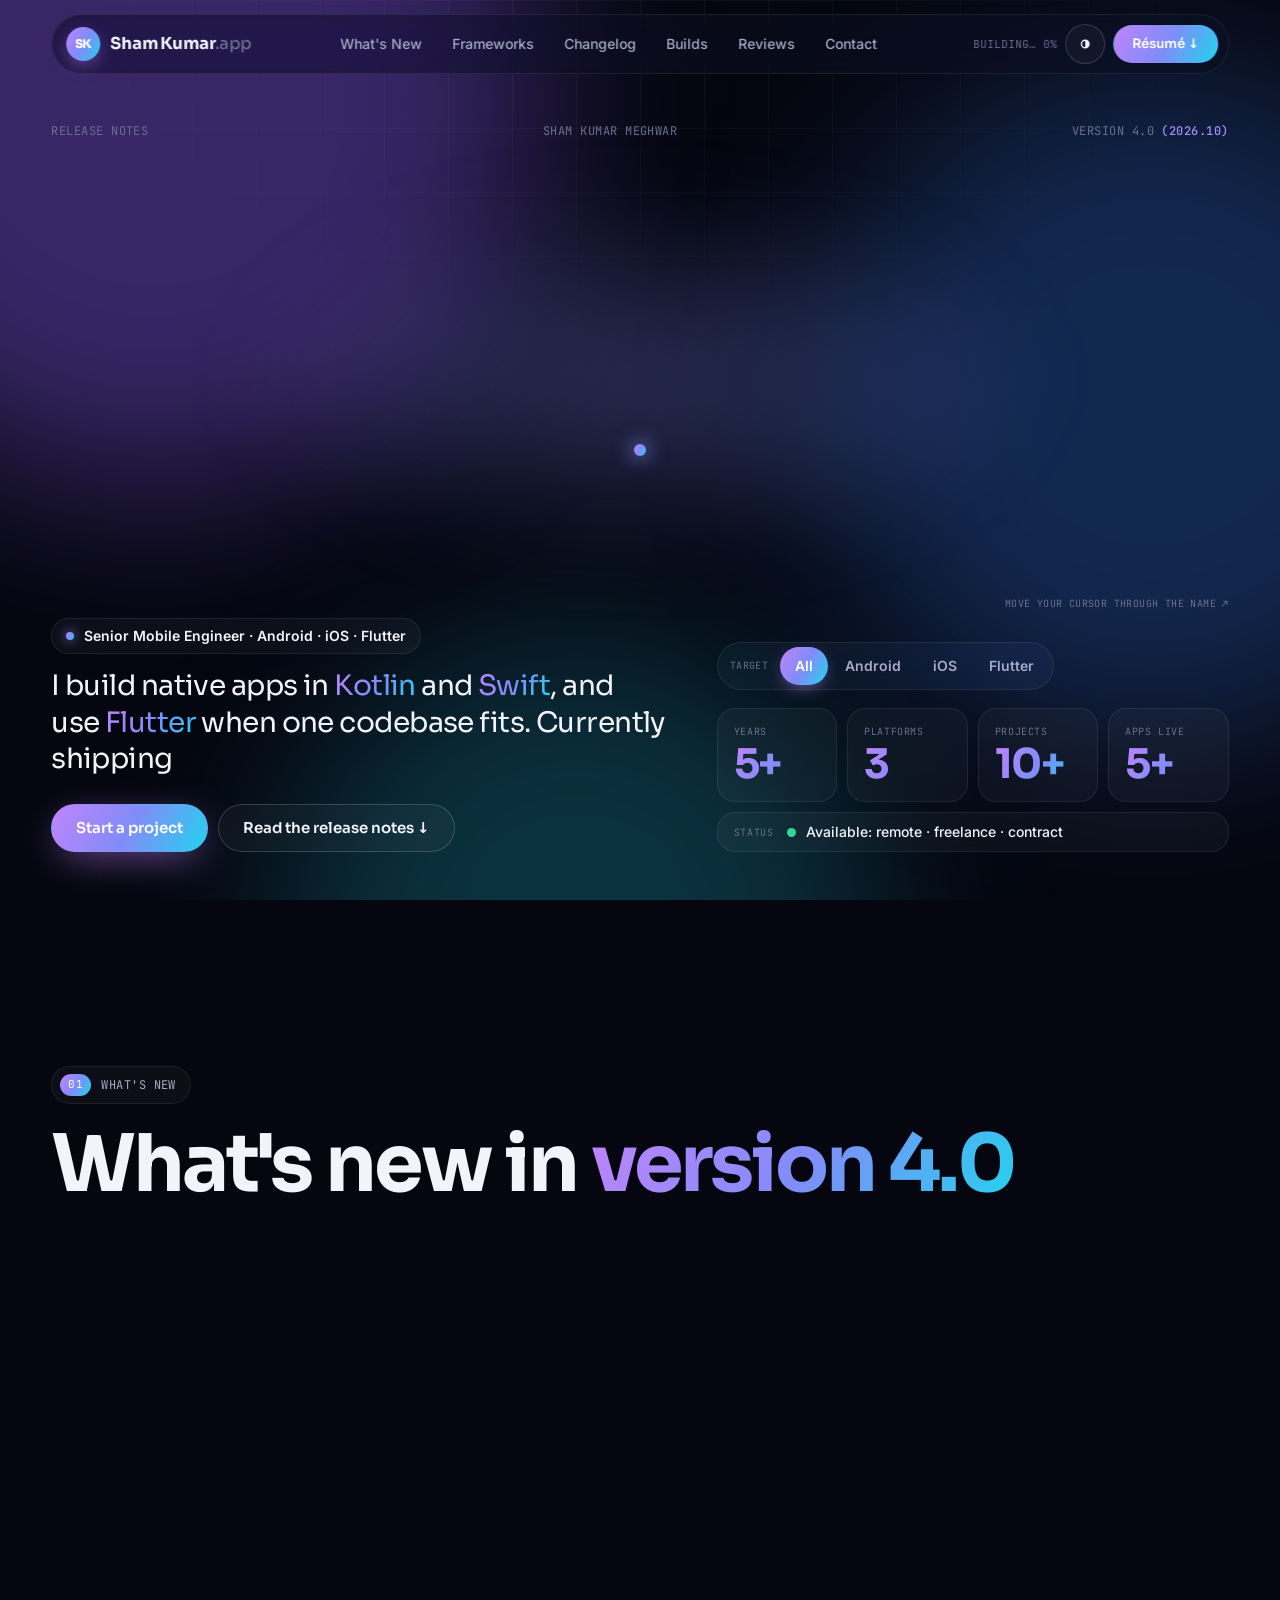
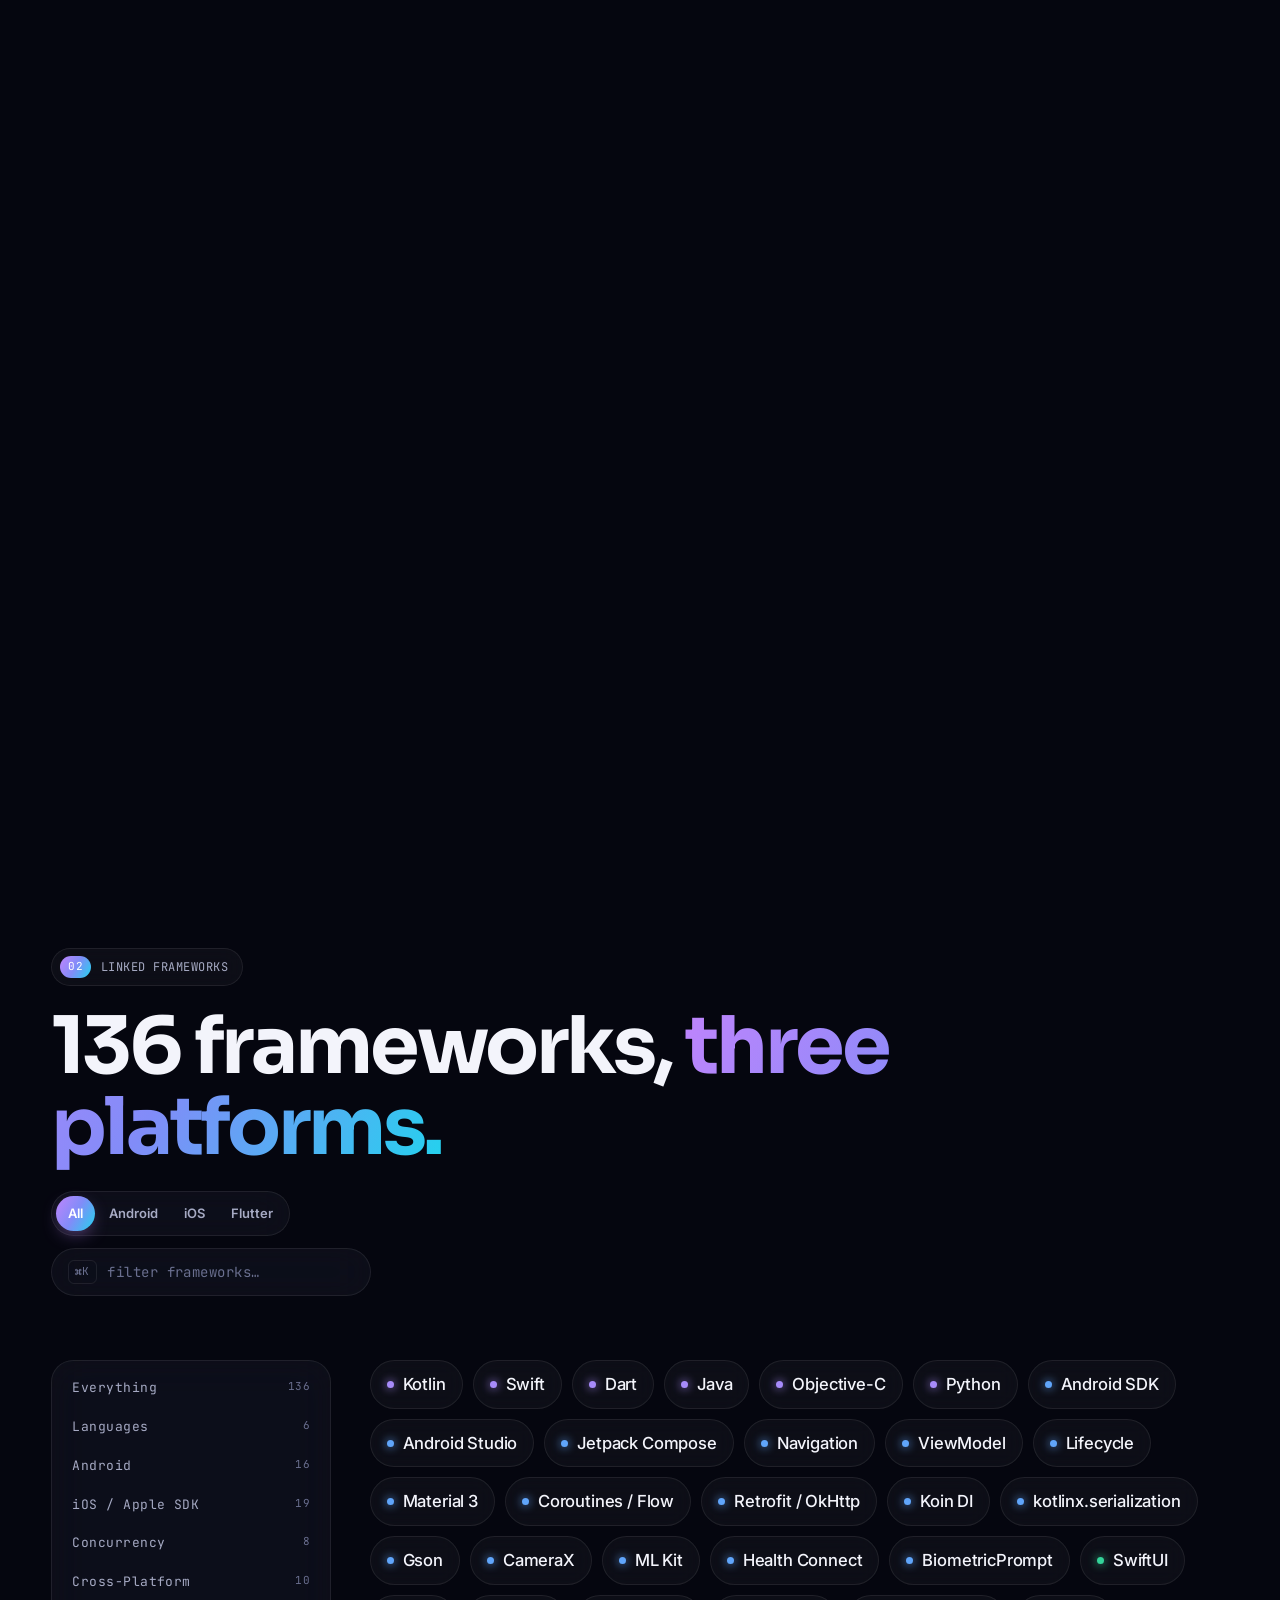
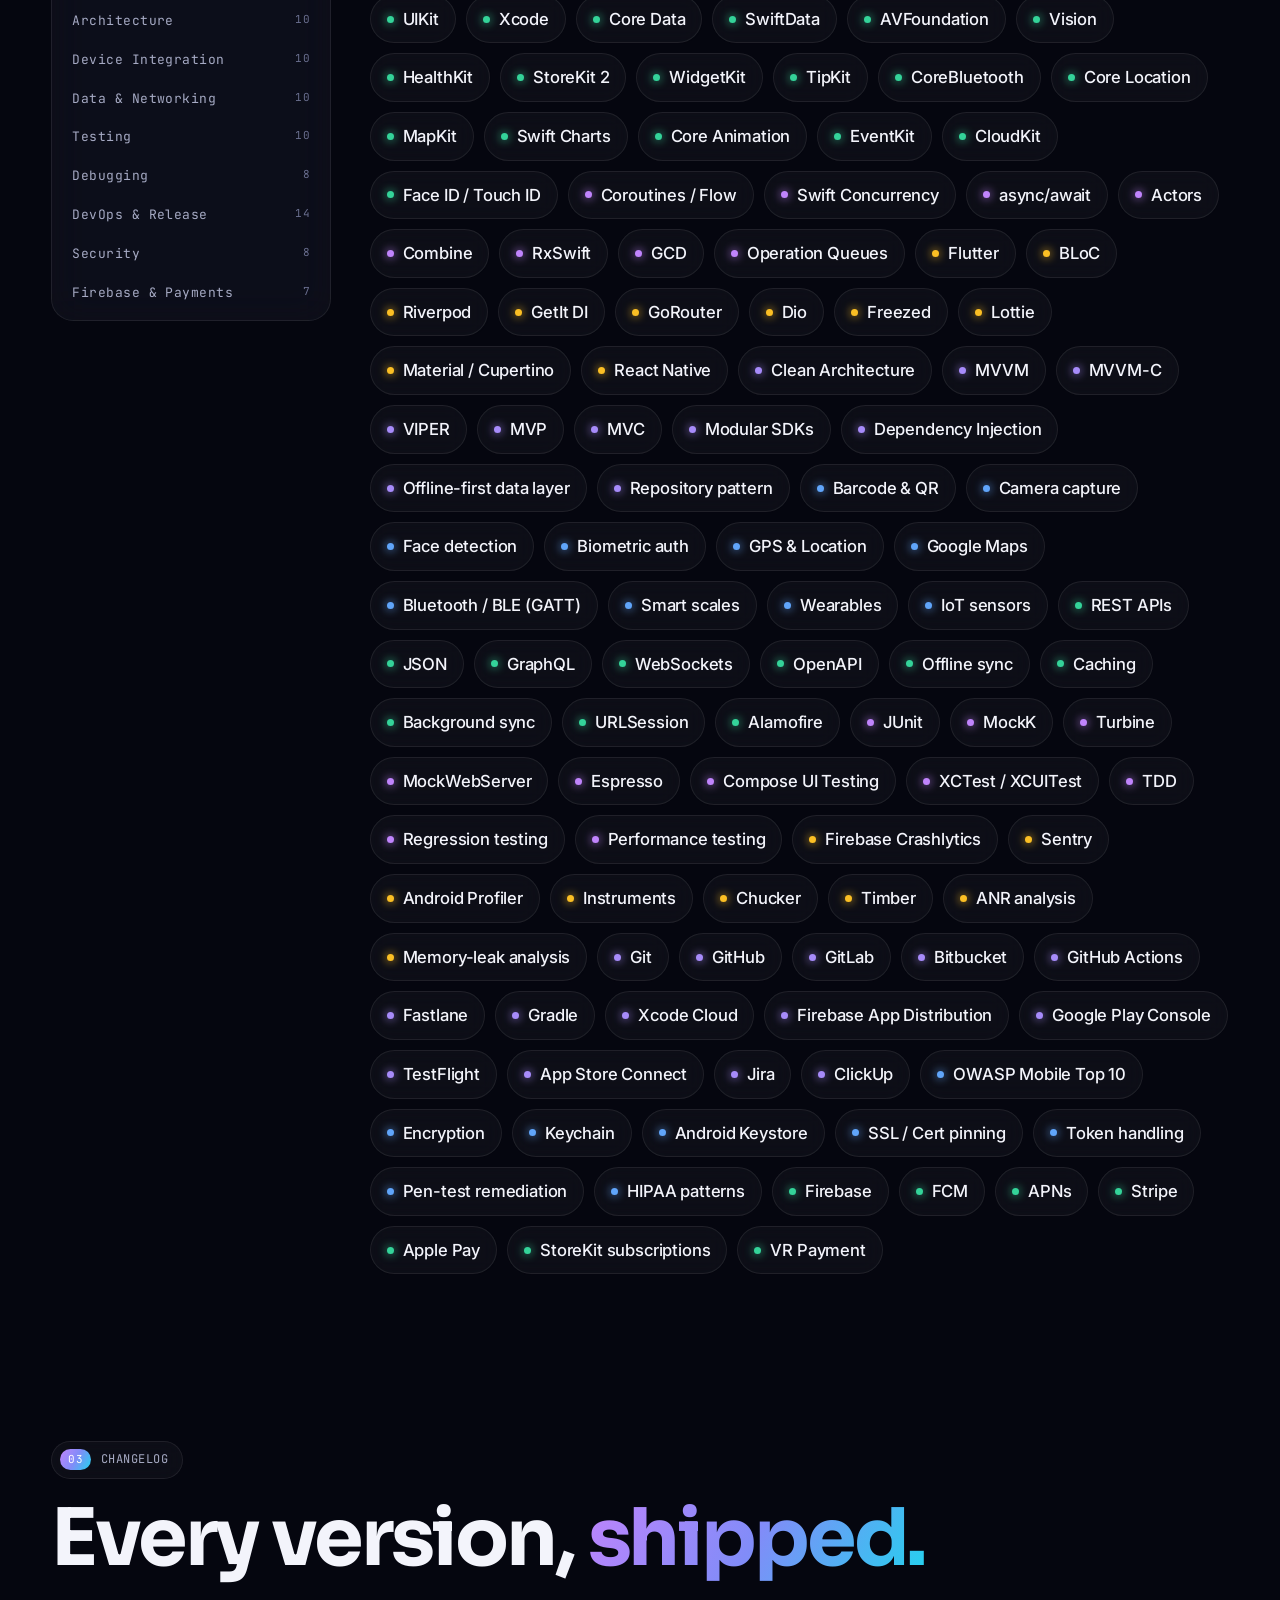
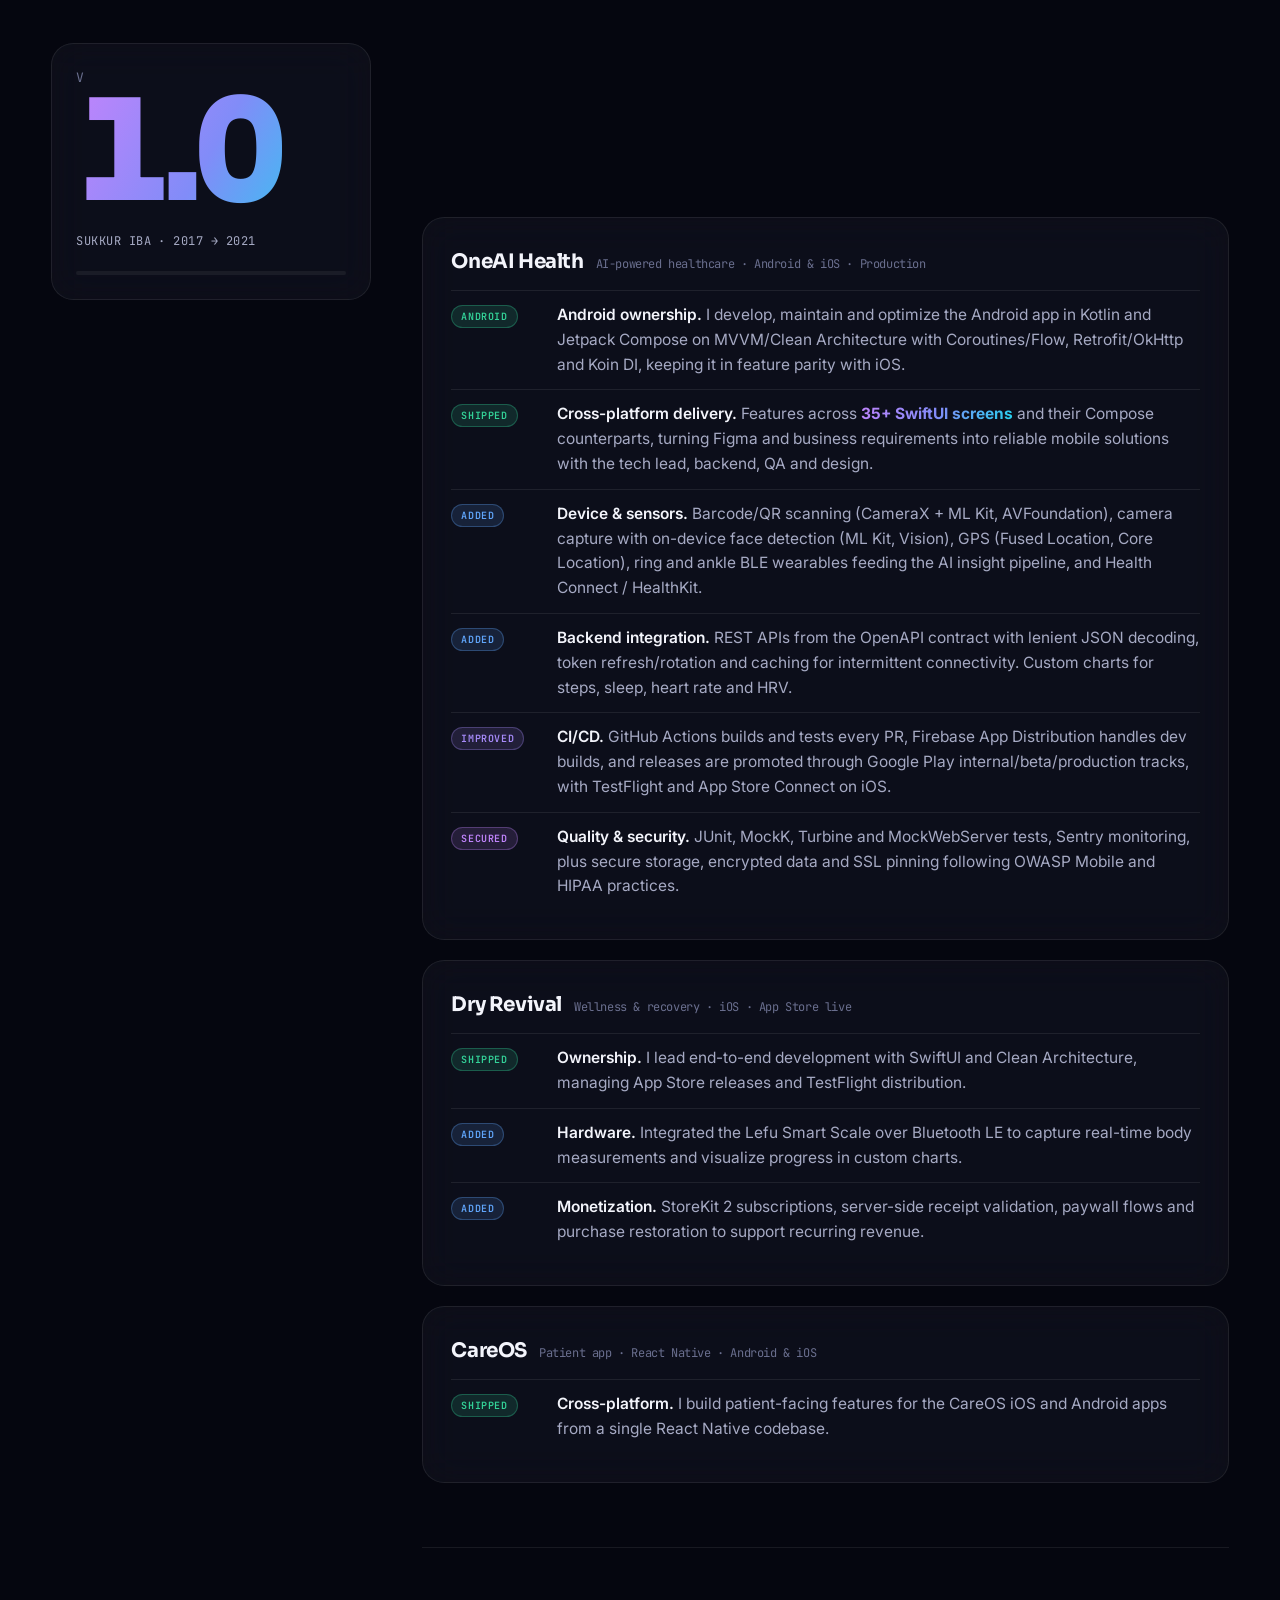
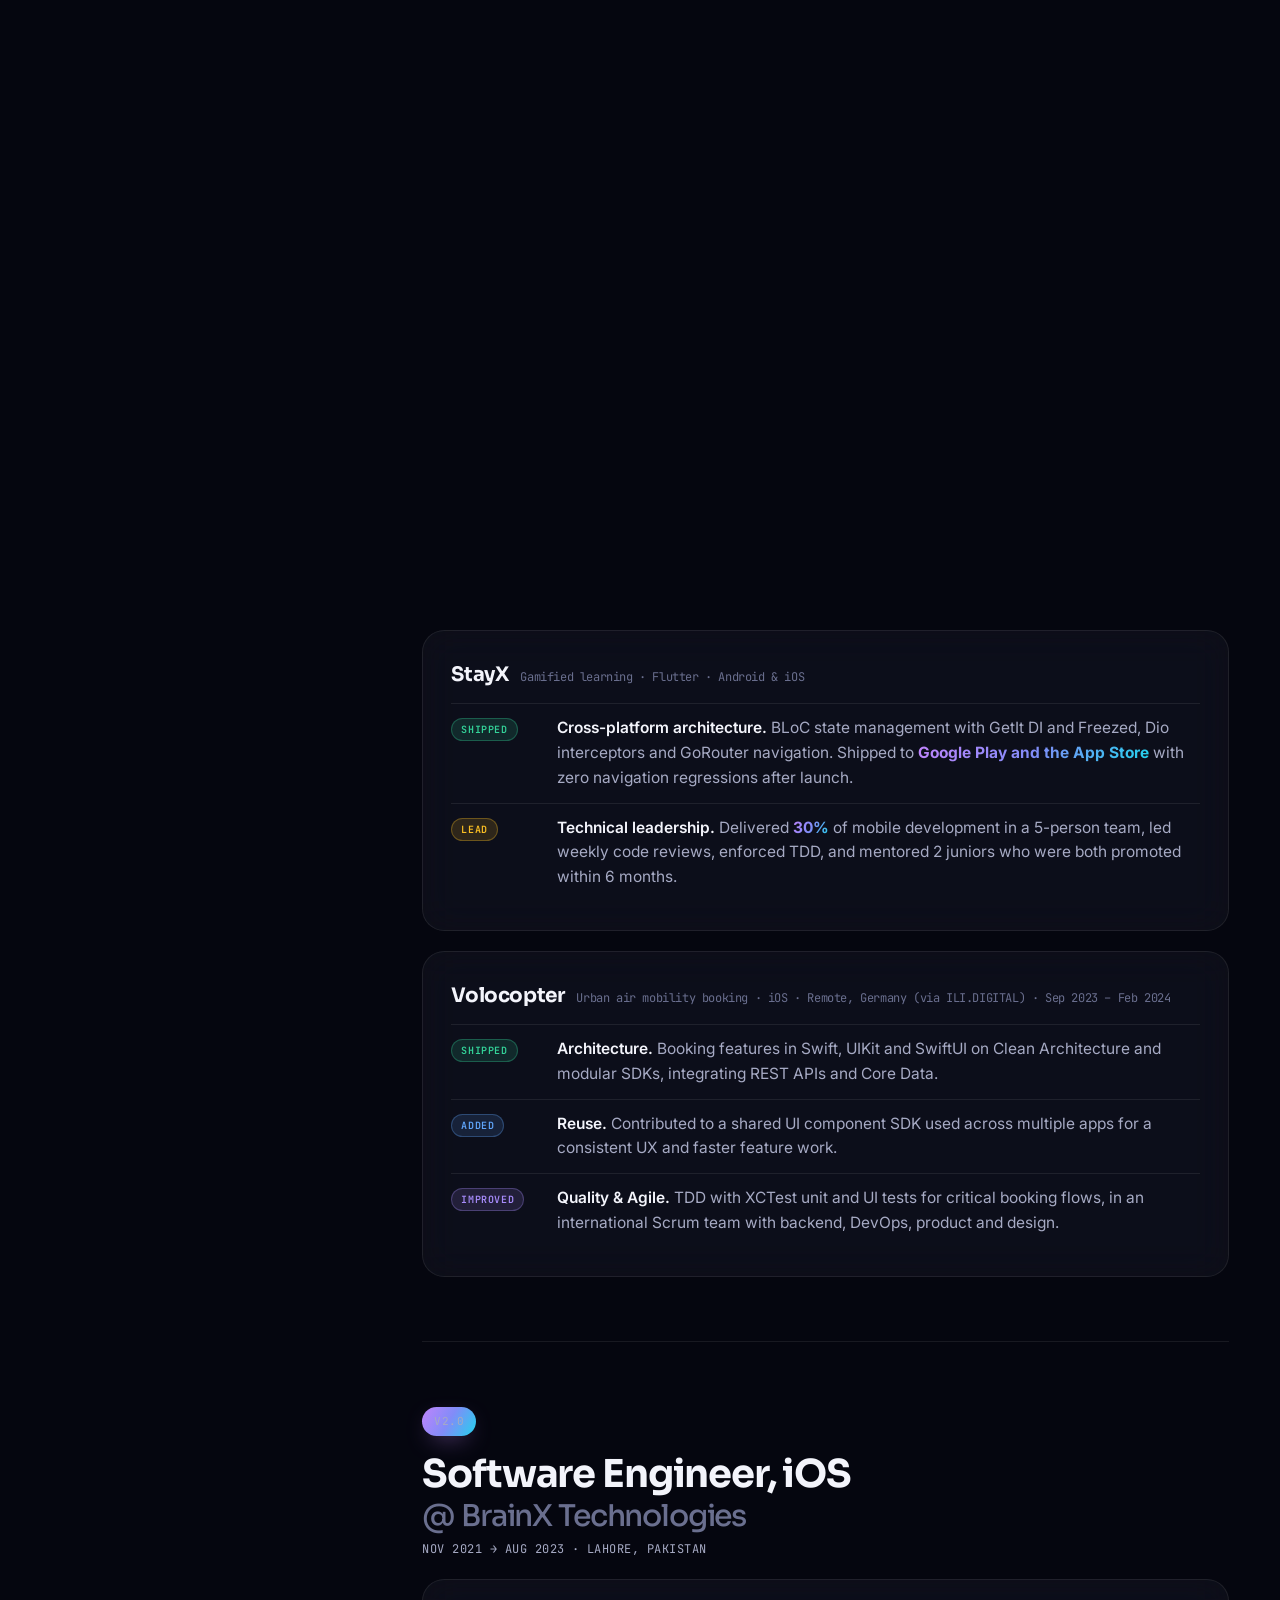
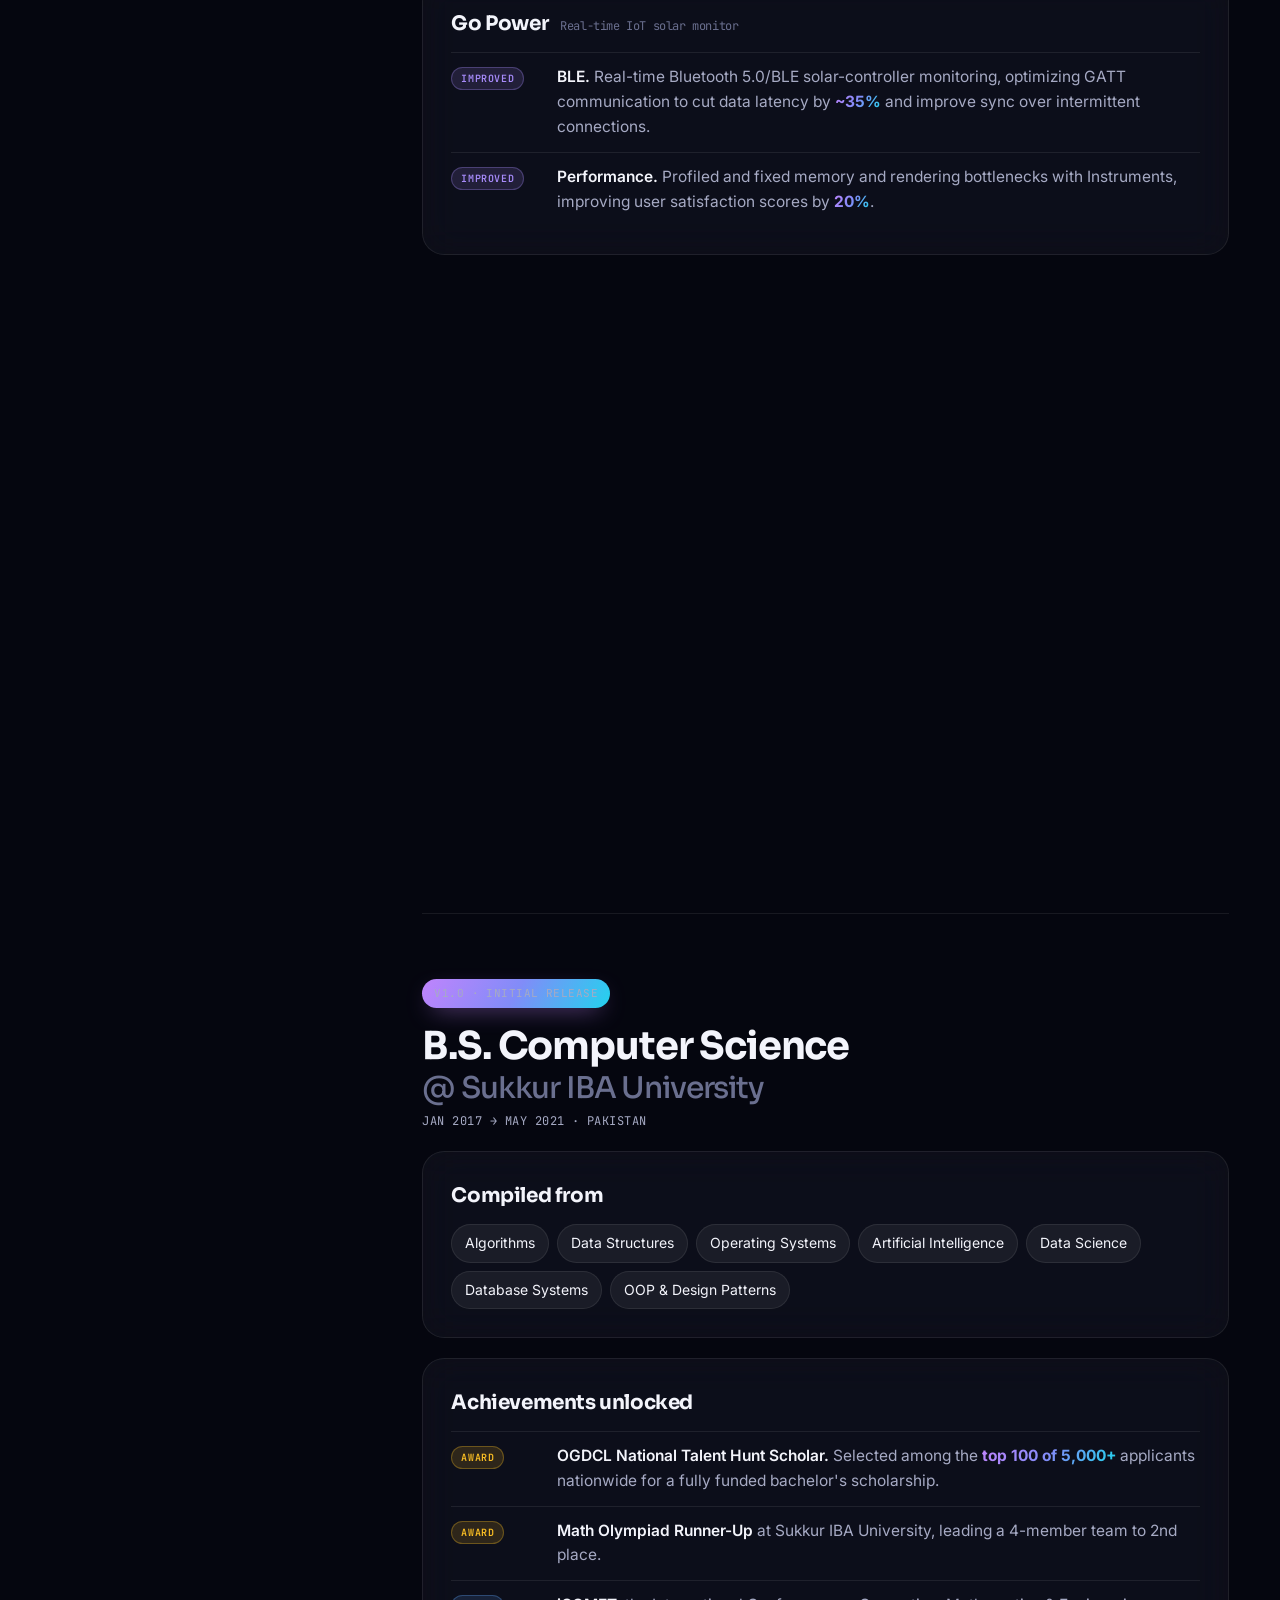
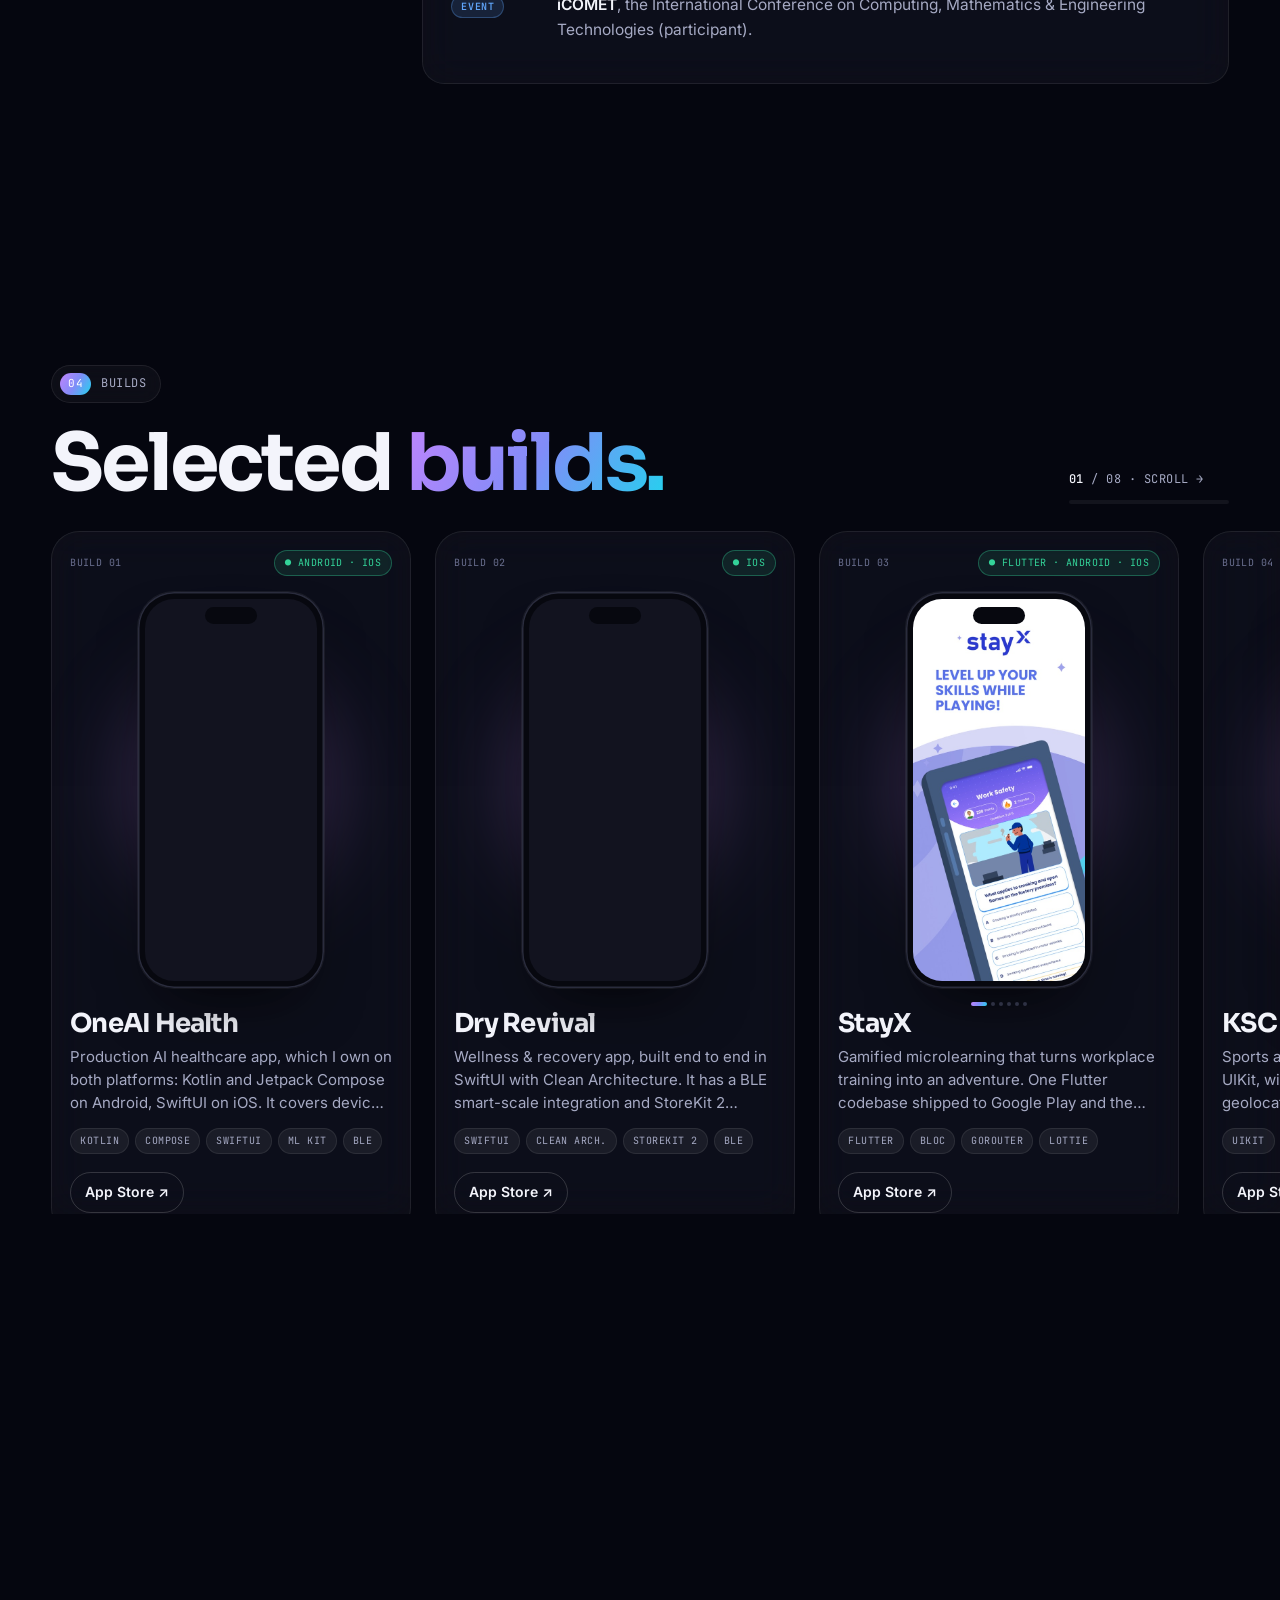
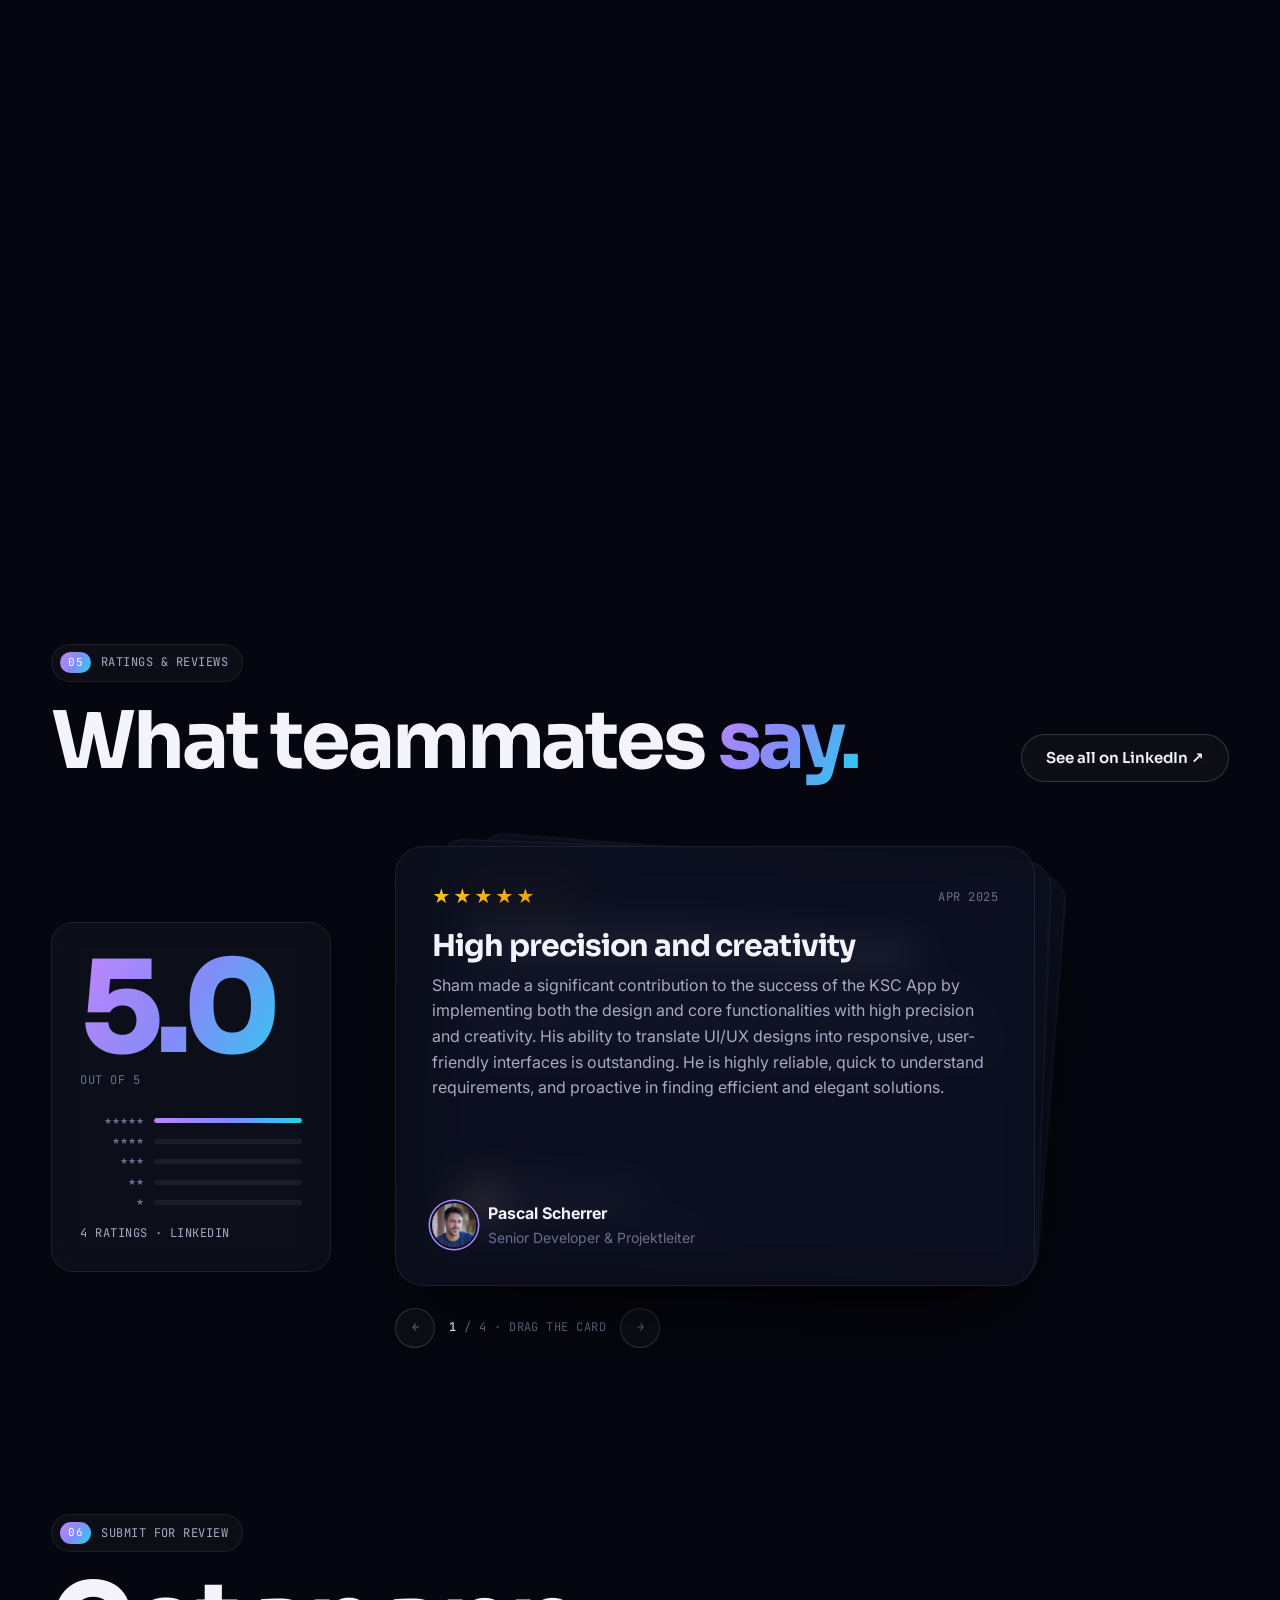
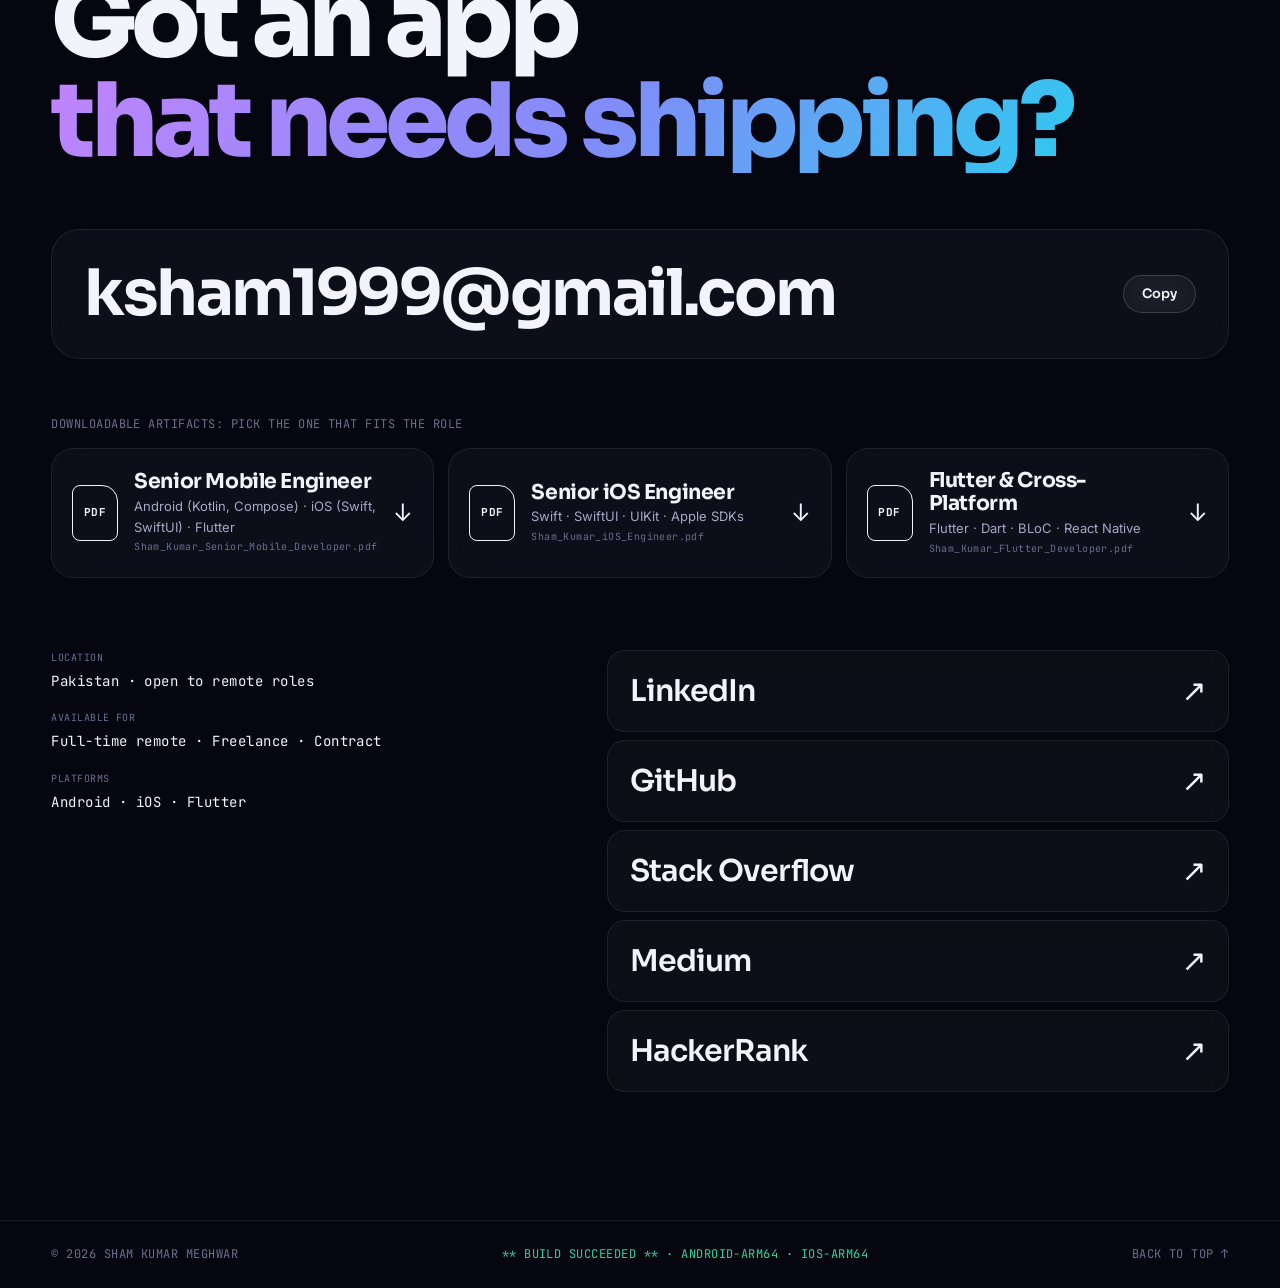
<file: index.html>
<!doctype html>
<html lang="en" data-theme="dark" data-platform="all">
<head>
  <meta charset="utf-8">
  <meta name="viewport" content="width=device-width, initial-scale=1">
  <title>Sham Kumar — Release Notes</title>
  <meta name="description" content="Sham Kumar Meghwar — Senior Mobile Engineer shipping native Android (Kotlin, Jetpack Compose), iOS (Swift, SwiftUI) and Flutter apps. 5+ years across healthcare, IoT, fintech, e-commerce and mobility.">
  <meta name="keywords" content="Mobile Engineer, Android Developer, iOS Developer, Flutter Developer, React Native Developer, Kotlin, Jetpack Compose, Swift, SwiftUI, Remote Developer, Freelance">
  <meta name="author" content="Sham Kumar Meghwar">
  <meta property="og:title" content="Sham Kumar — Senior Mobile Engineer (Android · iOS · Flutter)">
  <meta property="og:description" content="Native Android and iOS, plus Flutter when one codebase fits. 5+ years shipping production mobile apps.">
  <meta property="og:type" content="website">
  <meta property="og:url" content="https://shamkumars.github.io/">
  <meta property="og:image" content="https://shamkumars.github.io/assets/profile.jpg">
  <meta name="theme-color" content="#05060f">
  <link rel="icon" href="data:image/svg+xml,%3Csvg xmlns='http://www.w3.org/2000/svg' viewBox='0 0 64 64'%3E%3Cdefs%3E%3ClinearGradient id='g' x1='0' y1='0' x2='1' y2='1'%3E%3Cstop offset='0' stop-color='%23c084fc'/%3E%3Cstop offset='1' stop-color='%2322d3ee'/%3E%3C/linearGradient%3E%3C/defs%3E%3Crect width='64' height='64' rx='32' fill='url(%23g)'/%3E%3Ctext x='32' y='45' font-family='Arial Black,Arial' font-weight='900' font-size='26' text-anchor='middle' fill='%23ffffff'%3ESK%3C/text%3E%3C/svg%3E">
  <script>
    try {
      var t = localStorage.getItem('sk-theme'); if (t) document.documentElement.dataset.theme = t;
      var p = localStorage.getItem('sk-platform'); if (p) document.documentElement.dataset.platform = p;
    } catch (e) {}
  </script>
  <link rel="preconnect" href="https://fonts.googleapis.com">
  <link rel="preconnect" href="https://fonts.gstatic.com" crossorigin>
  <link href="https://fonts.googleapis.com/css2?family=Sora:wght@400;500;600;700;800&family=Inter:wght@400;500;600;700&family=JetBrains+Mono:wght@400;500;700&display=swap" rel="stylesheet">
  <link rel="stylesheet" href="assets/style.css">
</head>
<body>

  <!-- ───────── Boot log ───────── -->
  <div class="boot" id="boot" aria-hidden="true">
    <div class="boot__inner">
      <pre class="boot__log" id="bootLog"></pre>
      <div class="boot__bar"><span id="bootBar"></span></div>
      <p class="boot__skip">click anywhere to skip</p>
    </div>
  </div>

  <div class="cursor" id="cursor" aria-hidden="true"><span></span></div>
  <div class="aurora" aria-hidden="true"><i></i><i></i><i></i></div>

  <!-- ───────── Toolbar ───────── -->
  <header class="bar" id="bar">
    <a class="bar__mark" href="#top" aria-label="Back to top">
      <span class="bar__icon">SK</span>
      <span class="bar__name">Sham&nbsp;Kumar<em>.app</em></span>
    </a>
    <nav class="bar__nav" aria-label="Sections">
      <a href="#notes" data-target="notes"><i>01</i>What's New</a>
      <a href="#frameworks" data-target="frameworks"><i>02</i>Frameworks</a>
      <a href="#changelog" data-target="changelog"><i>03</i>Changelog</a>
      <a href="#builds" data-target="builds"><i>04</i>Builds</a>
      <a href="#reviews" data-target="reviews"><i>05</i>Reviews</a>
      <a href="#submit" data-target="submit"><i>06</i>Contact</a>
    </nav>
    <div class="bar__actions">
      <span class="bar__status" id="buildStatus" aria-hidden="true">Building… 0%</span>
      <button class="iconbtn" id="themeToggle" type="button" aria-label="Toggle color theme">
        <svg viewBox="0 0 24 24" width="18" height="18" aria-hidden="true"><circle cx="12" cy="12" r="5" fill="none" stroke="currentColor" stroke-width="1.8"/><path d="M12 7a5 5 0 0 1 0 10z" fill="currentColor"/></svg>
      </button>
      <details class="dl" id="dlMenu">
        <summary class="btn btn--small">Résumé ↓</summary>
        <div class="dl__menu">
          <p class="mono">Pick the build that fits the role</p>
          <a href="resume/Sham_Kumar_Senior_Mobile_Developer.pdf" download>
            <b>Mobile Engineer</b><span>Android · iOS · Flutter</span><i class="mono">PDF ↓</i>
          </a>
          <a href="resume/Sham_Kumar_iOS_Engineer.pdf" download>
            <b>iOS Engineer</b><span>Swift · SwiftUI · UIKit</span><i class="mono">PDF ↓</i>
          </a>
          <a href="resume/Sham_Kumar_Flutter_Developer.pdf" download>
            <b>Flutter Developer</b><span>Flutter · Dart · React Native</span><i class="mono">PDF ↓</i>
          </a>
        </div>
      </details>
    </div>
    <div class="bar__progress"><span id="progress"></span></div>
  </header>

  <main>

    <!-- ───────── Hero ───────── -->
    <section class="hero" id="top">
      <div class="hero__meta mono">
        <span>Release notes</span>
        <span>Sham Kumar Meghwar</span>
        <span>Version 4.0 <b>(2026.10)</b></span>
      </div>

      <div class="hero__stage" id="heroStage">
        <h1 class="hero__name" id="heroName">Sham Kumar</h1>
        <canvas class="hero__canvas" id="heroCanvas" aria-hidden="true"></canvas>
        <p class="hero__hint mono" aria-hidden="true">move your cursor through the name ↗</p>
      </div>

      <div class="hero__foot">
        <div class="hero__lede">
          <p class="hero__role">Senior Mobile Engineer · Android · iOS · Flutter</p>
          <p class="hero__text">
            I build native apps in <span class="serif">Kotlin</span> and <span class="serif">Swift</span>, and use
            <span class="serif">Flutter</span> when one codebase fits. Currently shipping
            <span class="rotator" id="rotator" aria-live="polite">OneAI&nbsp;Health</span>
          </p>
          <div class="hero__cta">
            <a class="btn btn--accent magnetic" href="#submit">Start a project</a>
            <a class="btn magnetic" href="#notes">Read the release notes ↓</a>
          </div>
        </div>
        <div class="hero__side">
          <div class="target" role="group" aria-label="Build target: filter the site by platform">
            <span class="target__label mono">Target</span>
            <button type="button" data-p="all">All</button>
            <button type="button" data-p="android">Android</button>
            <button type="button" data-p="ios">iOS</button>
            <button type="button" data-p="flutter">Flutter</button>
          </div>
          <dl class="hero__stats">
            <div><dt>Years</dt><dd><span data-count="5">0</span>+</dd></div>
            <div><dt>Platforms</dt><dd><span data-count="3">0</span></dd></div>
            <div><dt>Projects</dt><dd><span data-count="10">0</span>+</dd></div>
            <div><dt>Apps live</dt><dd><span data-count="5">0</span>+</dd></div>
            <div class="hero__avail"><dt>Status</dt><dd><i class="pulse"></i>Available: remote · freelance · contract</dd></div>
          </dl>
        </div>
      </div>
    </section>

    <!-- ───────── What's New ───────── -->
    <section class="section notes" id="notes">
      <div class="section__head">
        <p class="eyebrow mono"><i>01</i> What's New</p>
        <h2 class="display">What's new in <span class="serif">version&nbsp;4.0</span></h2>
      </div>

      <div class="notes__grid">
        <aside class="notes__card" data-reveal>
          <div class="idcard" id="idcard">
            <div class="idcard__top mono"><span>Developer ID</span><span>●&nbsp;Verified</span></div>
            <div class="avatar">
              <span class="avatar__ring" aria-hidden="true"></span>
              <span class="avatar__disc">
                <img src="assets/profile-cutout.png" alt="Portrait of Sham Kumar Meghwar" width="720" height="720" loading="lazy">
              </span>
              <span class="avatar__badge" aria-hidden="true">5+ yrs</span>
            </div>
            <div class="idcard__body">
              <strong>Sham Kumar Meghwar</strong>
              <span>Senior Mobile Engineer · Evolve Edge</span>
              <span class="mono">Pakistan · Open to remote roles</span>
            </div>
            <div class="idcard__plat mono">
              <span class="p-a">Android</span><span class="p-i">iOS</span><span class="p-f">Flutter</span>
            </div>
            <div class="idcard__core">
              <span>Kotlin</span><span>Compose</span><span>Coroutines</span><span>Swift</span><span>SwiftUI</span><span>UIKit</span><span>Dart</span><span>BLoC</span><span>Firebase</span><span>Clean Arch.</span>
            </div>
          </div>
        </aside>

        <ol class="notes__list">
          <li data-reveal>
            <h3>Now shipping Android <em>and</em> iOS at Evolve Edge</h3>
            <p>I own feature delivery on both platforms of <b>OneAI Health</b>, a production healthcare product: Kotlin and Jetpack Compose on Android, SwiftUI on iOS, kept in feature parity. I also lead <b>Dry Revival</b> end to end on iOS and build patient features for <b>CareOS</b> in React Native.</p>
          </li>
          <li data-reveal>
            <h3>One engineer, three platforms</h3>
            <p>Native Android (Kotlin, Compose, Coroutines/Flow, Koin), native iOS (Swift, SwiftUI, UIKit, Combine) and Flutter (BLoC, GetIt, GoRouter), shipped to Google Play and the App Store over 5+ years in healthcare, IoT, fintech, e-commerce and mobility.</p>
          </li>
          <li data-reveal>
            <h3>Talks to hardware</h3>
            <p>Barcode &amp; QR scanning, camera capture with on-device face detection, GPS, BLE wearables, smart scales and solar controllers, plus Health Connect and HealthKit data.</p>
          </li>
          <li data-reveal>
            <h3>Secure by default</h3>
            <p>OWASP Mobile Top 10, Keychain and Android Keystore, encrypted storage, SSL pinning, HIPAA patterns, and pen-test remediation that passed a clean re-audit.</p>
          </li>
          <li data-reveal>
            <h3>Releases on rails</h3>
            <p>GitHub Actions builds and tests every PR. Dev builds go out through Firebase App Distribution, releases move through Google Play tracks and TestFlight, and Sentry and Crashlytics watch production.</p>
          </li>
          <li data-reveal>
            <h3>Mentor &amp; documenter</h3>
            <p>I've mentored 2 junior engineers, both promoted within 6 months. I write architecture notes, data-flow docs and release runbooks, and contribute on Stack Overflow.</p>
          </li>
        </ol>
      </div>
    </section>

    <!-- ───────── Frameworks ───────── -->
    <section class="section frameworks" id="frameworks">
      <div class="section__head section__head--split">
        <div>
          <p class="eyebrow mono"><i>02</i> Linked Frameworks</p>
          <h2 class="display"><span id="fwCount">0</span> frameworks, <span class="serif">three platforms.</span></h2>
        </div>
        <div class="fw__tools">
          <div class="target target--small" role="group" aria-label="Build target">
            <button type="button" data-p="all">All</button>
            <button type="button" data-p="android">Android</button>
            <button type="button" data-p="ios">iOS</button>
            <button type="button" data-p="flutter">Flutter</button>
          </div>
          <label class="search mono">
            <span aria-hidden="true">⌘K</span>
            <input id="fwSearch" type="search" placeholder="filter frameworks…" autocomplete="off" aria-label="Filter frameworks">
          </label>
        </div>
      </div>

      <div class="fw">
        <ul class="fw__groups mono" id="fwGroups" aria-label="Framework groups"></ul>
        <div class="fw__field" id="fwField">
          <!-- Chips are built from these lists by JS. data-p = platform letters (a=Android, i=iOS, f=Flutter);
               a chip may override with "Name|ai". Readable without JS too. -->
          <div class="fw__src" data-group="Languages" data-p="aif">Kotlin|a, Swift|i, Dart|f, Java|a, Objective-C|i, Python</div>
          <div class="fw__src" data-group="Android" data-p="a">Android SDK, Android Studio, Jetpack Compose, Navigation, ViewModel, Lifecycle, Material 3, Coroutines / Flow, Retrofit / OkHttp, Koin DI, kotlinx.serialization, Gson, CameraX, ML Kit, Health Connect, BiometricPrompt</div>
          <div class="fw__src" data-group="iOS / Apple SDK" data-p="i">SwiftUI, UIKit, Xcode, Core Data, SwiftData, AVFoundation, Vision, HealthKit, StoreKit 2, WidgetKit, TipKit, CoreBluetooth, Core Location, MapKit, Swift Charts, Core Animation, EventKit, CloudKit, Face ID / Touch ID</div>
          <div class="fw__src" data-group="Concurrency" data-p="i">Coroutines / Flow|a, Swift Concurrency, async/await, Actors, Combine, RxSwift, GCD, Operation Queues</div>
          <div class="fw__src" data-group="Cross-Platform" data-p="f">Flutter, BLoC, Riverpod, GetIt DI, GoRouter, Dio, Freezed, Lottie, Material / Cupertino, React Native|aif</div>
          <div class="fw__src" data-group="Architecture" data-p="aif">Clean Architecture, MVVM, MVVM-C|i, VIPER|i, MVP, MVC, Modular SDKs, Dependency Injection, Offline-first data layer, Repository pattern</div>
          <div class="fw__src" data-group="Device Integration" data-p="aif">Barcode &amp; QR, Camera capture, Face detection, Biometric auth, GPS &amp; Location, Google Maps|a, Bluetooth / BLE (GATT), Smart scales, Wearables, IoT sensors</div>
          <div class="fw__src" data-group="Data &amp; Networking" data-p="aif">REST APIs, JSON, GraphQL, WebSockets, OpenAPI, Offline sync, Caching, Background sync, URLSession|i, Alamofire|i</div>
          <div class="fw__src" data-group="Testing" data-p="aif">JUnit|a, MockK|a, Turbine|a, MockWebServer|a, Espresso|a, Compose UI Testing|a, XCTest / XCUITest|i, TDD, Regression testing, Performance testing</div>
          <div class="fw__src" data-group="Debugging" data-p="aif">Firebase Crashlytics, Sentry, Android Profiler|a, Instruments|i, Chucker|a, Timber|a, ANR analysis|a, Memory-leak analysis</div>
          <div class="fw__src" data-group="DevOps &amp; Release" data-p="aif">Git, GitHub, GitLab, Bitbucket, GitHub Actions, Fastlane, Gradle|a, Xcode Cloud|i, Firebase App Distribution, Google Play Console|af, TestFlight|if, App Store Connect|if, Jira, ClickUp</div>
          <div class="fw__src" data-group="Security" data-p="aif">OWASP Mobile Top 10, Encryption, Keychain|i, Android Keystore|a, SSL / Cert pinning, Token handling, Pen-test remediation, HIPAA patterns</div>
          <div class="fw__src" data-group="Firebase &amp; Payments" data-p="aif">Firebase, FCM, APNs|i, Stripe, Apple Pay|i, StoreKit subscriptions|i, VR Payment|i</div>
        </div>
      </div>
    </section>

    <!-- ───────── Changelog ───────── -->
    <section class="section changelog" id="changelog">
      <div class="section__head">
        <p class="eyebrow mono"><i>03</i> Changelog</p>
        <h2 class="display">Every version, <span class="serif">shipped.</span></h2>
      </div>

      <div class="cl">
        <aside class="cl__rail" aria-hidden="true">
          <div class="cl__sticky">
            <span class="cl__v mono">v</span>
            <span class="cl__num" id="clNum">4.0</span>
            <span class="cl__era mono" id="clEra">Evolve Edge · 2026 → now</span>
            <div class="cl__track"><span id="clFill"></span></div>
          </div>
        </aside>

        <div class="cl__entries">

          <article class="release" data-version="4.0" data-era="Evolve Edge · 2026 → now">
            <header class="release__head" data-reveal>
              <span class="release__tag mono">v4.0 · Current</span>
              <h3>Senior Mobile Engineer, Android &amp; iOS <span>@ Evolve Edge Technologies</span></h3>
              <p class="mono">Apr 2026 → Present · Remote, Pakistan</p>
            </header>

            <div class="product" data-reveal>
              <h4>OneAI Health <small>AI-powered healthcare · Android &amp; iOS · Production</small></h4>
              <ul>
                <li><b class="t t--ship">Android</b><span><strong>Android ownership.</strong> I develop, maintain and optimize the Android app in Kotlin and Jetpack Compose on MVVM/Clean Architecture with Coroutines/Flow, Retrofit/OkHttp and Koin DI, keeping it in feature parity with iOS.</span></li>
                <li><b class="t t--ship">Shipped</b><span><strong>Cross-platform delivery.</strong> Features across <em class="m">35+ SwiftUI screens</em> and their Compose counterparts, turning Figma and business requirements into reliable mobile solutions with the tech lead, backend, QA and design.</span></li>
                <li><b class="t t--add">Added</b><span><strong>Device &amp; sensors.</strong> Barcode/QR scanning (CameraX + ML Kit, AVFoundation), camera capture with on-device face detection (ML Kit, Vision), GPS (Fused Location, Core Location), ring and ankle BLE wearables feeding the AI insight pipeline, and Health Connect / HealthKit.</span></li>
                <li><b class="t t--add">Added</b><span><strong>Backend integration.</strong> REST APIs from the OpenAPI contract with lenient JSON decoding, token refresh/rotation and caching for intermittent connectivity. Custom charts for steps, sleep, heart rate and HRV.</span></li>
                <li><b class="t t--imp">Improved</b><span><strong>CI/CD.</strong> GitHub Actions builds and tests every PR, Firebase App Distribution handles dev builds, and releases are promoted through Google Play internal/beta/production tracks, with TestFlight and App Store Connect on iOS.</span></li>
                <li><b class="t t--sec">Secured</b><span><strong>Quality &amp; security.</strong> JUnit, MockK, Turbine and MockWebServer tests, Sentry monitoring, plus secure storage, encrypted data and SSL pinning following OWASP Mobile and HIPAA practices.</span></li>
              </ul>
            </div>

            <div class="product" data-reveal>
              <h4>Dry Revival <small>Wellness &amp; recovery · iOS · App Store live</small></h4>
              <ul>
                <li><b class="t t--ship">Shipped</b><span><strong>Ownership.</strong> I lead end-to-end development with SwiftUI and Clean Architecture, managing App Store releases and TestFlight distribution.</span></li>
                <li><b class="t t--add">Added</b><span><strong>Hardware.</strong> Integrated the Lefu Smart Scale over Bluetooth LE to capture real-time body measurements and visualize progress in custom charts.</span></li>
                <li><b class="t t--add">Added</b><span><strong>Monetization.</strong> StoreKit 2 subscriptions, server-side receipt validation, paywall flows and purchase restoration to support recurring revenue.</span></li>
              </ul>
            </div>

            <div class="product" data-reveal>
              <h4>CareOS <small>Patient app · React Native · Android &amp; iOS</small></h4>
              <ul>
                <li><b class="t t--ship">Shipped</b><span><strong>Cross-platform.</strong> I build patient-facing features for the CareOS iOS and Android apps from a single React Native codebase.</span></li>
              </ul>
            </div>
          </article>

          <article class="release" data-version="3.0" data-era="ILI.DIGITAL · 2023 → 2026">
            <header class="release__head" data-reveal>
              <span class="release__tag mono">v3.0</span>
              <h3>Software Engineer, Mobile (iOS &amp; Flutter) <span>@ <a href="https://ili.digital/" target="_blank" rel="noopener">ILI.DIGITAL</a></span></h3>
              <p class="mono">Sep 2023 → Apr 2026 · Lahore, Pakistan</p>
            </header>

            <div class="product" data-reveal>
              <h4>KSC App <small>Event &amp; commerce platform · Swift / UIKit</small></h4>
              <ul>
                <li><b class="t t--imp">Improved</b><span><strong>Performance.</strong> Cut API requests per screen from 7–8 to 1–2 through endpoint optimization and response caching, improving load times by <em class="m">~60%</em> and eliminating timeout failures.</span></li>
                <li><b class="t t--add">Added</b><span><strong>Offline &amp; location.</strong> Core Data offline storage with background sync, plus geolocation push and deep linking (Emarsys SDK), increasing engagement by <em class="m">35%</em>.</span></li>
                <li><b class="t t--add">Added</b><span><strong>Checkout.</strong> One-tap MiniShop checkout on the VR-Payment gateway with secure token handling, reducing cart abandonment.</span></li>
                <li><b class="t t--sec">Fixed</b><span><strong>Security.</strong> Remediated SSL pinning, token-handling and storage findings from an external pen-test, then passed a clean re-audit.</span></li>
              </ul>
            </div>

            <div class="product" data-reveal>
              <h4>StayX <small>Gamified learning · Flutter · Android &amp; iOS</small></h4>
              <ul>
                <li><b class="t t--ship">Shipped</b><span><strong>Cross-platform architecture.</strong> BLoC state management with GetIt DI and Freezed, Dio interceptors and GoRouter navigation. Shipped to <em class="m">Google Play and the App Store</em> with zero navigation regressions after launch.</span></li>
                <li><b class="t t--lead">Lead</b><span><strong>Technical leadership.</strong> Delivered <em class="m">30%</em> of mobile development in a 5-person team, led weekly code reviews, enforced TDD, and mentored 2 juniors who were both promoted within 6 months.</span></li>
              </ul>
            </div>

            <div class="product" data-reveal>
              <h4>Volocopter <small>Urban air mobility booking · iOS · Remote, Germany (via ILI.DIGITAL) · Sep 2023 – Feb 2024</small></h4>
              <ul>
                <li><b class="t t--ship">Shipped</b><span><strong>Architecture.</strong> Booking features in Swift, UIKit and SwiftUI on Clean Architecture and modular SDKs, integrating REST APIs and Core Data.</span></li>
                <li><b class="t t--add">Added</b><span><strong>Reuse.</strong> Contributed to a shared UI component SDK used across multiple apps for a consistent UX and faster feature work.</span></li>
                <li><b class="t t--imp">Improved</b><span><strong>Quality &amp; Agile.</strong> TDD with XCTest unit and UI tests for critical booking flows, in an international Scrum team with backend, DevOps, product and design.</span></li>
              </ul>
            </div>
          </article>

          <article class="release" data-version="2.0" data-era="BrainX · 2021 → 2023">
            <header class="release__head" data-reveal>
              <span class="release__tag mono">v2.0</span>
              <h3>Software Engineer, iOS <span>@ <a href="https://www.brainxtech.com/" target="_blank" rel="noopener">BrainX Technologies</a></span></h3>
              <p class="mono">Nov 2021 → Aug 2023 · Lahore, Pakistan</p>
            </header>

            <div class="product" data-reveal>
              <h4>Go Power <small>Real-time IoT solar monitor</small></h4>
              <ul>
                <li><b class="t t--imp">Improved</b><span><strong>BLE.</strong> Real-time Bluetooth 5.0/BLE solar-controller monitoring, optimizing GATT communication to cut data latency by <em class="m">~35%</em> and improve sync over intermittent connections.</span></li>
                <li><b class="t t--imp">Improved</b><span><strong>Performance.</strong> Profiled and fixed memory and rendering bottlenecks with Instruments, improving user satisfaction scores by <em class="m">20%</em>.</span></li>
              </ul>
            </div>

            <div class="product" data-reveal>
              <h4>Driven Day <small>Productivity planner · UIKit / MVVM</small></h4>
              <ul>
                <li><b class="t t--ship">Shipped</b><span><strong>Features.</strong> <em class="m">50+</em> UIKit screens under MVVM with Google Calendar and iCloud sync, boosting cross-platform engagement by 35%.</span></li>
                <li><b class="t t--add">Added</b><span><strong>Offline-first.</strong> Core Data persistence kept every feature working without a connection.</span></li>
              </ul>
            </div>

            <div class="product" data-reveal>
              <h4>Also in this release</h4>
              <ul>
                <li><b class="t t--imp">Improved</b><span><strong>Feedback SDK.</strong> Extended theming APIs and wrote developer docs, raising internal adoption by <em class="m">20%</em> across 4 projects.</span></li>
                <li><b class="t t--ship">Shipped</b><span><strong>SHCD.</strong> Camera- and image-based vehicle buy/sell listings with Stripe payments.</span></li>
                <li><b class="t t--ship">Shipped</b><span><strong>BH4H.</strong> An offline-first guided meditation app, end to end.</span></li>
                <li><b class="t t--add">Added</b><span><strong>Baritastic.</strong> Legacy Objective-C maintenance and full Spanish localization.</span></li>
              </ul>
            </div>
          </article>

          <article class="release release--initial" data-version="1.0" data-era="Sukkur IBA · 2017 → 2021">
            <header class="release__head" data-reveal>
              <span class="release__tag mono">v1.0 · Initial release</span>
              <h3>B.S. Computer Science <span>@ Sukkur IBA University</span></h3>
              <p class="mono">Jan 2017 → May 2021 · Pakistan</p>
            </header>
            <div class="product" data-reveal>
              <h4>Compiled from</h4>
              <div class="chips">
                <span>Algorithms</span><span>Data Structures</span><span>Operating Systems</span><span>Artificial Intelligence</span><span>Data Science</span><span>Database Systems</span><span>OOP &amp; Design Patterns</span>
              </div>
            </div>
            <div class="product" data-reveal>
              <h4>Achievements unlocked</h4>
              <ul>
                <li><b class="t t--lead">Award</b><span><strong>OGDCL National Talent Hunt Scholar.</strong> Selected among the <em class="m">top 100 of 5,000+</em> applicants nationwide for a fully funded bachelor's scholarship.</span></li>
                <li><b class="t t--lead">Award</b><span><strong>Math Olympiad Runner-Up</strong> at Sukkur IBA University, leading a 4-member team to 2nd place.</span></li>
                <li><b class="t t--add">Event</b><span><strong>iCOMET</strong>, the International Conference on Computing, Mathematics &amp; Engineering Technologies (participant).</span></li>
              </ul>
            </div>
          </article>

        </div>
      </div>
    </section>

    <!-- ───────── Builds ───────── -->
    <section class="builds" id="builds">
      <div class="builds__pin">
        <div class="builds__head">
          <div>
            <p class="eyebrow mono"><i>04</i> Builds</p>
            <h2 class="display">Selected <span class="serif">builds.</span></h2>
          </div>
          <div class="builds__meter mono" aria-hidden="true">
            <div><b id="buildIdx">01</b> / <span id="buildTotal">08</span> · scroll →</div>
            <div class="builds__bar"><span id="buildBar"></span></div>
          </div>
        </div>

        <div class="builds__track" id="buildTrack">

          <article class="build" data-p="ai">
            <div class="build__meta mono"><span>Build 01</span><span class="status status--live">Android · iOS</span></div>
            <div class="phone" data-shots="OneAI-1"></div>
            <h3>OneAI Health</h3>
            <p>Production AI healthcare app, which I own on both platforms: Kotlin and Jetpack Compose on Android, SwiftUI on iOS. It covers device sensors, wearables, health data and HIPAA-grade security.</p>
            <ul class="tags mono"><li>Kotlin</li><li>Compose</li><li>SwiftUI</li><li>ML Kit</li><li>BLE</li></ul>
            <a class="build__link" href="https://apps.apple.com/us/app/oneai-health/id6503261405" target="_blank" rel="noopener">App Store ↗</a>
          </article>

          <article class="build" data-p="i">
            <div class="build__meta mono"><span>Build 02</span><span class="status status--live">iOS</span></div>
            <div class="phone" data-shots="DryRevival-1"></div>
            <h3>Dry Revival</h3>
            <p>Wellness &amp; recovery app, built end to end in SwiftUI with Clean Architecture. It has a BLE smart-scale integration and StoreKit 2 subscriptions with server-side validation.</p>
            <ul class="tags mono"><li>SwiftUI</li><li>Clean Arch.</li><li>StoreKit 2</li><li>BLE</li></ul>
            <a class="build__link" href="https://apps.apple.com/us/app/dry-revival-app/id6471397467" target="_blank" rel="noopener">App Store ↗</a>
          </article>

          <article class="build" data-p="f">
            <div class="build__meta mono"><span>Build 03</span><span class="status status--live">Flutter · Android · iOS</span></div>
            <div class="phone" data-shots="StayX-1,StayX-2,StayX-3,StayX-4,StayX-5,StayX-6"></div>
            <h3>StayX</h3>
            <p>Gamified microlearning that turns workplace training into an adventure. One Flutter codebase shipped to Google Play and the App Store.</p>
            <ul class="tags mono"><li>Flutter</li><li>BLoC</li><li>GoRouter</li><li>Lottie</li></ul>
            <a class="build__link" href="https://apps.apple.com/pk/app/stayx/id6746411124" target="_blank" rel="noopener">App Store ↗</a>
          </article>

          <article class="build" data-p="i">
            <div class="build__meta mono"><span>Build 04</span><span class="status status--live">iOS</span></div>
            <div class="phone" data-shots="KSC-1,KSC-2,KSC-3,KSC-4,KSC-5,KSC-6"></div>
            <h3>KSC</h3>
            <p>Sports and commerce platform rebuilt in UIKit, with VR-Payment checkout, geolocation-triggered push, offline tickets and pen-test hardening.</p>
            <ul class="tags mono"><li>UIKit</li><li>MVVM</li><li>Core Data</li><li>Emarsys</li></ul>
            <a class="build__link" href="https://apps.apple.com/pk/app/ksc-app/id1417115202" target="_blank" rel="noopener">App Store ↗</a>
          </article>

          <article class="build" data-p="i">
            <div class="build__meta mono"><span>Build 05</span><span class="status status--live">iOS</span></div>
            <div class="phone" data-shots="GoPower-1,GoPower-2,GoPower-3,GoPower-4,GoPower-5,GoPower-6,GoPower-7,GoPower-8"></div>
            <h3>Go Power</h3>
            <p>IoT app for solar controllers: BLE connectivity, real-time monitoring, firmware updates and battery health tracking.</p>
            <ul class="tags mono"><li>Swift</li><li>CoreBluetooth</li><li>BLE 5.0</li><li>IoT</li></ul>
            <a class="build__link" href="https://apps.apple.com/us/app/go-power-connect/id1414570273" target="_blank" rel="noopener">App Store ↗</a>
          </article>

          <article class="build build--wide" data-p="i">
            <div class="build__meta mono"><span>Build 06</span><span class="status">Web + iOS</span></div>
            <div class="screen" data-shots="Driven_Day-1,Driven_Day-2,Driven_Day-3,Driven_Day-4"></div>
            <h3>Driven Day</h3>
            <p>Digital day planner with task management, smart reminders, calendar integration and document attachments, in standard and religious modes.</p>
            <ul class="tags mono"><li>UIKit</li><li>MVVM</li><li>Core Data</li><li>iCloud</li></ul>
            <a class="build__link" href="https://www.drivenday.com/" target="_blank" rel="noopener">Website ↗</a>
          </article>

          <article class="build" data-p="i">
            <div class="build__meta mono"><span>Build 07</span><span class="status status--live">iOS</span></div>
            <div class="phone" data-shots="SHCD-1,SHCD-2,SHCD-3,SHCD-4,SHCD-5"></div>
            <h3>Second Hand Car Dealer</h3>
            <p>Marketplace for pre-owned vehicles with camera-based listings, advanced filters and secure Stripe payments.</p>
            <ul class="tags mono"><li>UIKit</li><li>Stripe</li><li>Alamofire</li></ul>
            <a class="build__link" href="https://apps.apple.com/pk/app/second-hand-car-dealr/id1622799017" target="_blank" rel="noopener">App Store ↗</a>
          </article>

          <article class="build" data-p="i">
            <div class="build__meta mono"><span>Build 08</span><span class="status">Private · iOS</span></div>
            <div class="phone" data-shots="FeedbackSDK-1,FeedbackSDK-2,FeedbackSDK-3,FeedbackSDK-4,FeedbackSDK-5,FeedbackSDK-6,FeedbackSDK-7"></div>
            <h3>Feedback SDK</h3>
            <p>Private Swift package &amp; CocoaPod that collects feedback as text, audio, video and images, with full localization.</p>
            <ul class="tags mono"><li>Swift</li><li>SPM</li><li>CocoaPods</li><li>i18n</li></ul>
            <span class="build__link build__link--muted">Private package</span>
          </article>

          <article class="build build--end" data-p="aif">
            <p class="mono">End of list</p>
            <h3>Want yours <span class="serif">on this shelf?</span></h3>
            <a class="btn btn--accent magnetic" href="#submit">Let's talk →</a>
          </article>

        </div>
      </div>
    </section>

    <!-- ───────── Reviews ───────── -->
    <section class="section reviews" id="reviews">
      <div class="section__head section__head--split">
        <div>
          <p class="eyebrow mono"><i>05</i> Ratings &amp; Reviews</p>
          <h2 class="display">What teammates <span class="serif">say.</span></h2>
        </div>
        <a class="btn magnetic" href="https://www.linkedin.com/in/kumarsham/details/recommendations/?detailScreenTabIndex=0" target="_blank" rel="noopener">See all on LinkedIn ↗</a>
      </div>

      <div class="rv">
        <div class="rv__score">
          <span class="rv__big">5.0</span>
          <span class="mono">out of 5</span>
          <div class="rv__bars mono" aria-label="Rating distribution: all four ratings are five stars">
            <div><span>★★★★★</span><i style="--w:100%"></i></div>
            <div><span>★★★★</span><i style="--w:0%"></i></div>
            <div><span>★★★</span><i style="--w:0%"></i></div>
            <div><span>★★</span><i style="--w:0%"></i></div>
            <div><span>★</span><i style="--w:0%"></i></div>
          </div>
          <span class="mono rv__n">4 Ratings · LinkedIn</span>
        </div>

        <div class="rv__stage">
          <div class="rv__stack" id="rvStack">
            <figure class="review">
              <div class="review__top"><span class="stars" aria-label="5 stars">★★★★★</span><span class="mono">Apr 2025</span></div>
              <h3>High precision and creativity</h3>
              <blockquote>Sham made a significant contribution to the success of the KSC App by implementing both the design and core functionalities with high precision and creativity. His ability to translate UI/UX designs into responsive, user-friendly interfaces is outstanding. He is highly reliable, quick to understand requirements, and proactive in finding efficient and elegant solutions.</blockquote>
              <figcaption><img src="img/Colleagues/pascal.jpeg" alt="" width="40" height="40" loading="lazy"><span><b>Pascal Scherrer</b>Senior Developer &amp; Projektleiter</span></figcaption>
            </figure>
            <figure class="review">
              <div class="review__top"><span class="stars" aria-label="5 stars">★★★★★</span><span class="mono">Jul 2024</span></div>
              <h3>Exceptional skill and dedication</h3>
              <blockquote>Sham has showcased exceptional skill and dedication, particularly in developing our flight booking app. His expertise in iOS development is reflected in the app's intuitive design and robust functionality. His friendly personality and open mindset make him a joy to work with.</blockquote>
              <figcaption><img src="img/Colleagues/Mahmoud.jpeg" alt="" width="40" height="40" loading="lazy"><span><b>Mahmoud Aoata</b>Software Engineer · Mobile Lead</span></figcaption>
            </figure>
            <figure class="review">
              <div class="review__top"><span class="stars" aria-label="5 stars">★★★★★</span><span class="mono">Jan 2024</span></div>
              <h3>Truly commendable</h3>
              <blockquote>I had the pleasure of working closely with him on the Volocopter Customer App, and his technical expertise and commitment to delivering high-quality solutions are truly commendable. His ability to tackle complex requirements and his positive, collaborative approach make him a valuable asset to any team.</blockquote>
              <figcaption><img src="img/Colleagues/Konrad.jpeg" alt="" width="40" height="40" loading="lazy"><span><b>Konrad Schmid</b>iOS Developer at Helsana</span></figcaption>
            </figure>
            <figure class="review">
              <div class="review__top"><span class="stars" aria-label="5 stars">★★★★★</span><span class="mono">Jan 2024</span></div>
              <h3>Above what was requested</h3>
              <blockquote>I had the chance to work with Sham within my time at Volocopter to create the future customer app. Sham was always polite and really focused on getting things done and finding solutions above what was requested. I would recommend him to everyone searching for a good character &amp; a reliable developer!</blockquote>
              <figcaption><img src="img/Colleagues/Paalo.jpeg" alt="" width="40" height="40" loading="lazy"><span><b>Paalo Dewitz</b>Head of Product Customization</span></figcaption>
            </figure>
          </div>
          <div class="rv__ctrl mono">
            <button type="button" class="iconbtn" id="rvPrev" aria-label="Previous review">←</button>
            <span><b id="rvIdx">1</b> / 4 · drag the card</span>
            <button type="button" class="iconbtn" id="rvNext" aria-label="Next review">→</button>
          </div>
        </div>
      </div>
    </section>

    <!-- ───────── Submit ───────── -->
    <section class="section submit" id="submit">
      <p class="eyebrow mono"><i>06</i> Submit for Review</p>
      <h2 class="submit__title">Got an app <span class="serif">that needs shipping?</span></h2>

      <div class="submit__mail">
        <a href="mailto:ksham1999@gmail.com" class="mail" id="mail">ksham1999@gmail.com</a>
        <button type="button" class="btn btn--small magnetic" id="copyMail">Copy</button>
      </div>

      <div class="artifacts">
        <p class="mono artifacts__label">Downloadable artifacts: pick the one that fits the role</p>
        <a class="artifact" href="resume/Sham_Kumar_Senior_Mobile_Developer.pdf" download>
          <span class="artifact__icon mono">PDF</span>
          <span class="artifact__body">
            <b>Senior Mobile Engineer</b>
            <span>Android (Kotlin, Compose) · iOS (Swift, SwiftUI) · Flutter</span>
            <i class="mono">Sham_Kumar_Senior_Mobile_Developer.pdf</i>
          </span>
          <span class="artifact__go" aria-hidden="true">↓</span>
        </a>
        <a class="artifact" href="resume/Sham_Kumar_iOS_Engineer.pdf" download>
          <span class="artifact__icon mono">PDF</span>
          <span class="artifact__body">
            <b>Senior iOS Engineer</b>
            <span>Swift · SwiftUI · UIKit · Apple SDKs</span>
            <i class="mono">Sham_Kumar_iOS_Engineer.pdf</i>
          </span>
          <span class="artifact__go" aria-hidden="true">↓</span>
        </a>
        <a class="artifact" href="resume/Sham_Kumar_Flutter_Developer.pdf" download>
          <span class="artifact__icon mono">PDF</span>
          <span class="artifact__body">
            <b>Flutter &amp; Cross-Platform</b>
            <span>Flutter · Dart · BLoC · React Native</span>
            <i class="mono">Sham_Kumar_Flutter_Developer.pdf</i>
          </span>
          <span class="artifact__go" aria-hidden="true">↓</span>
        </a>
      </div>

      <div class="submit__grid">
        <dl class="submit__facts mono">
          <div><dt>Location</dt><dd>Pakistan · open to remote roles</dd></div>
          <div><dt>Available for</dt><dd>Full-time remote · Freelance · Contract</dd></div>
          <div><dt>Platforms</dt><dd>Android · iOS · Flutter</dd></div>
        </dl>
        <ul class="links">
          <li><a href="https://www.linkedin.com/in/kumarsham/" target="_blank" rel="noopener"><span>LinkedIn</span><i>↗</i></a></li>
          <li><a href="https://github.com/ShamKumarS" target="_blank" rel="noopener"><span>GitHub</span><i>↗</i></a></li>
          <li><a href="https://stackoverflow.com/users/19195076/sham-kumar" target="_blank" rel="noopener"><span>Stack Overflow</span><i>↗</i></a></li>
          <li><a href="https://medium.com/@sham_kumar" target="_blank" rel="noopener"><span>Medium</span><i>↗</i></a></li>
          <li><a href="https://www.hackerrank.com/profile/shamkumar_cs17" target="_blank" rel="noopener"><span>HackerRank</span><i>↗</i></a></li>
        </ul>
      </div>
    </section>
  </main>

  <footer class="foot mono">
    <span>© <span id="year">2026</span> Sham Kumar Meghwar</span>
    <span class="foot__ok">** BUILD SUCCEEDED ** · android-arm64 · ios-arm64</span>
    <a href="#top">Back to top ↑</a>
  </footer>

  <div class="toast mono" id="toast" role="status" aria-live="polite"></div>

  <script src="assets/app.js" defer></script>
</body>
</html>
</file>
<file: assets/style.css>
/* ==========================================================================
   Sham Kumar — Aurora Glass
   ========================================================================== */

:root {
  /* light */
  --bg: #f5f6fb;
  --bg-2: rgba(15, 18, 40, .05);
  --card: rgba(255, 255, 255, .62);
  --card-solid: #ffffff;
  --ink: #0b0d1a;
  --ink-2: #4a4f6a;
  --ink-3: #868ba6;
  --line: rgba(15, 18, 40, .10);
  --line-strong: rgba(15, 18, 40, .18);
  --accent: #7c3aed;
  --accent-ink: #ffffff;
  --g1: #7c3aed;
  --g2: #2563eb;
  --g3: #0891b2;
  --blob1: rgba(124, 58, 237, .28);
  --blob2: rgba(37, 99, 235, .22);
  --blob3: rgba(8, 145, 178, .20);
  --hot: #0b0d1a;
  --shadow: 0 30px 80px -40px rgba(30, 27, 75, .35);
  --ok: #059669;
  --add: #2563eb;
  --sec: #9333ea;
  --lead: #d97706;

  --grad: linear-gradient(120deg, var(--g1), var(--g2) 50%, var(--g3));

  --f-display: "Sora", ui-sans-serif, system-ui, sans-serif;
  --f-body: "Inter", ui-sans-serif, system-ui, sans-serif;
  --f-mono: "JetBrains Mono", ui-monospace, SFMono-Regular, Menlo, monospace;

  --gut: clamp(16px, 4vw, 56px);
  --max: 1280px;
  --r: 22px;
  --ease: cubic-bezier(.2, .8, .2, 1);
}

:root[data-theme="dark"] {
  --bg: #05060f;
  --bg-2: rgba(255, 255, 255, .06);
  --card: rgba(255, 255, 255, .035);
  --card-solid: #0d0f1e;
  --ink: #f3f4fb;
  --ink-2: #a6aac4;
  --ink-3: #6a6f8f;
  --line: rgba(255, 255, 255, .08);
  --line-strong: rgba(255, 255, 255, .16);
  --accent: #a78bfa;
  --accent-ink: #0b0618;
  --g1: #c084fc;
  --g2: #818cf8;
  --g3: #22d3ee;
  --blob1: rgba(139, 92, 246, .38);
  --blob2: rgba(59, 130, 246, .28);
  --blob3: rgba(34, 211, 238, .22);
  --hot: #ffffff;
  --shadow: 0 40px 90px -40px rgba(0, 0, 0, .8);
  --ok: #34d399;
  --add: #60a5fa;
  --sec: #c084fc;
  --lead: #fbbf24;
}

/* platform targets re-tint the whole aurora */
:root[data-platform="android"] { --accent: #059669; --g1: #10b981; --g2: #0d9488; --g3: #0891b2; --blob1: rgba(16,185,129,.26); --blob2: rgba(13,148,136,.2); }
:root[data-platform="ios"]     { --accent: #2563eb; --g1: #6366f1; --g2: #2563eb; --g3: #0ea5e9; --blob1: rgba(99,102,241,.26); --blob2: rgba(37,99,235,.22); }
:root[data-platform="flutter"] { --accent: #0284c7; --g1: #0891b2; --g2: #0284c7; --g3: #6366f1; --blob1: rgba(8,145,178,.26); --blob2: rgba(2,132,199,.22); }
:root[data-theme="dark"][data-platform="android"] { --accent: #34d399; --accent-ink: #02140c; --g1: #6ee7b7; --g2: #34d399; --g3: #22d3ee; --blob1: rgba(52,211,153,.32); --blob2: rgba(20,184,166,.24); }
:root[data-theme="dark"][data-platform="ios"]     { --accent: #60a5fa; --accent-ink: #020a1c; --g1: #a5b4fc; --g2: #60a5fa; --g3: #38bdf8; --blob1: rgba(99,102,241,.36); --blob2: rgba(59,130,246,.3); }
:root[data-theme="dark"][data-platform="flutter"] { --accent: #38bdf8; --accent-ink: #021620; --g1: #67e8f9; --g2: #38bdf8; --g3: #818cf8; --blob1: rgba(56,189,248,.32); --blob2: rgba(129,140,248,.26); }

*, *::before, *::after { box-sizing: border-box; }
html { -webkit-text-size-adjust: 100%; scroll-padding-top: 80px; }
html:not(.no-smooth) { scroll-behavior: smooth; }
body {
  margin: 0;
  background: var(--bg);
  color: var(--ink);
  font-family: var(--f-body);
  font-size: 16.5px;
  line-height: 1.6;
  overflow-x: hidden;
  transition: background-color .5s var(--ease), color .5s var(--ease);
  -webkit-font-smoothing: antialiased;
}
h1, h2, h3, h4, .display { font-family: var(--f-display); }
img { max-width: 100%; display: block; }
a { color: inherit; }
button { font: inherit; color: inherit; }
::selection { background: var(--accent); color: var(--accent-ink); }

.mono { font-family: var(--f-mono); font-size: 12px; letter-spacing: .04em; text-transform: uppercase; }
.serif, .grad-text {
  font-style: normal; font-weight: inherit;
  background: var(--grad); -webkit-background-clip: text; background-clip: text;
  color: transparent; -webkit-text-fill-color: transparent;
}
.sr-only { position: absolute; width: 1px; height: 1px; overflow: hidden; clip: rect(0 0 0 0); white-space: nowrap; }

:focus-visible { outline: 2px solid var(--accent); outline-offset: 3px; border-radius: 8px; }

/* ───────── Aurora backdrop ───────── */
.aurora { position: fixed; inset: 0; z-index: -1; overflow: hidden; pointer-events: none; }
.aurora i {
  position: absolute; border-radius: 50%; filter: blur(90px); will-change: transform;
  transition: background-color 1s var(--ease);
}
.aurora i:nth-child(1) { width: 60vmax; height: 60vmax; left: -18vmax; top: -22vmax; background: var(--blob1); animation: drift1 26s ease-in-out infinite alternate; }
.aurora i:nth-child(2) { width: 52vmax; height: 52vmax; right: -16vmax; top: 8vh; background: var(--blob2); animation: drift2 32s ease-in-out infinite alternate; }
.aurora i:nth-child(3) { width: 46vmax; height: 46vmax; left: 22vw; bottom: -26vmax; background: var(--blob3); animation: drift3 28s ease-in-out infinite alternate; }
@keyframes drift1 { to { transform: translate(14vw, 12vh) scale(1.12); } }
@keyframes drift2 { to { transform: translate(-12vw, 18vh) scale(.9); } }
@keyframes drift3 { to { transform: translate(10vw, -14vh) scale(1.15); } }
.aurora::after {
  content: ""; position: absolute; inset: 0; opacity: .5;
  background-image:
    linear-gradient(var(--line) 1px, transparent 1px),
    linear-gradient(90deg, var(--line) 1px, transparent 1px);
  background-size: 64px 64px;
  -webkit-mask-image: radial-gradient(ellipse 70% 55% at 50% 0%, #000 20%, transparent 75%);
          mask-image: radial-gradient(ellipse 70% 55% at 50% 0%, #000 20%, transparent 75%);
}

/* ───────── Glass + spotlight ───────── */
.idcard, .notes__list li, .product, .build, .review, .artifact, .search, .target, .dl__menu, .fw__groups, .cl__sticky, .submit__mail, .rv__score {
  --mx: -999px; --my: -999px;
  background:
    radial-gradient(420px circle at var(--mx) var(--my), color-mix(in srgb, var(--accent) 13%, transparent), transparent 60%),
    var(--card);
  border: 1px solid var(--line);
  backdrop-filter: blur(18px) saturate(1.4); -webkit-backdrop-filter: blur(18px) saturate(1.4);
}

/* ───────── Buttons ───────── */
.btn {
  --h: 48px;
  position: relative; isolation: isolate;
  display: inline-flex; align-items: center; justify-content: center; gap: .5em;
  height: var(--h); padding: 0 24px;
  border-radius: 999px; border: 1px solid var(--line-strong);
  background: var(--card); color: var(--ink);
  backdrop-filter: blur(12px); -webkit-backdrop-filter: blur(12px);
  font-family: var(--f-display); font-weight: 600; font-size: 15px; text-decoration: none; white-space: nowrap;
  cursor: pointer;
  transition: background-color .3s var(--ease), color .3s var(--ease), border-color .3s var(--ease), box-shadow .4s var(--ease);
  will-change: transform;
}
.btn:hover { border-color: var(--accent); box-shadow: 0 0 0 4px color-mix(in srgb, var(--accent) 15%, transparent); }
.btn--accent {
  background: var(--grad); color: #fff; border-color: transparent;
  box-shadow: 0 10px 40px -10px color-mix(in srgb, var(--g1) 70%, transparent);
}
.btn--accent:hover { box-shadow: 0 14px 50px -8px color-mix(in srgb, var(--g2) 80%, transparent); border-color: transparent; filter: brightness(1.08); }
.btn--small { --h: 38px; padding: 0 18px; font-size: 13px; }
.iconbtn {
  width: 40px; height: 40px; border-radius: 50%; border: 1px solid var(--line-strong);
  background: var(--card); display: inline-grid; place-items: center; cursor: pointer;
  backdrop-filter: blur(12px); -webkit-backdrop-filter: blur(12px);
  transition: border-color .3s, color .3s, box-shadow .3s;
}
.iconbtn:hover { border-color: var(--accent); color: var(--accent); }

/* ───────── Cursor ───────── */
.cursor { position: fixed; top: 0; left: 0; z-index: 200; pointer-events: none; display: none; }
.cursor span {
  display: block; width: 12px; height: 12px; margin: -6px 0 0 -6px; border-radius: 50%;
  background: var(--grad); box-shadow: 0 0 18px 4px color-mix(in srgb, var(--g2) 55%, transparent);
  transition: transform .35s var(--ease), opacity .3s;
}
.cursor.is-link span { transform: scale(3); opacity: .35; }
.cursor.is-down span { transform: scale(.6); }
@media (hover: hover) and (pointer: fine) { .has-cursor .cursor { display: block; } }

/* ───────── Boot ───────── */
.boot {
  position: fixed; inset: 0; z-index: 300; color: #c9cce0;
  background: radial-gradient(60% 50% at 30% 20%, rgba(139, 92, 246, .35), transparent 70%),
              radial-gradient(50% 50% at 80% 80%, rgba(34, 211, 238, .22), transparent 70%), #05060f;
  display: grid; place-items: center; padding: var(--gut);
  transition: opacity .7s var(--ease), visibility .7s, filter .7s;
}
.boot.is-done { opacity: 0; visibility: hidden; filter: blur(12px); }
.no-boot .boot { display: none; }
.boot__inner {
  width: min(640px, 100%); padding: 28px; border-radius: 20px;
  background: rgba(255, 255, 255, .04); border: 1px solid rgba(255, 255, 255, .09);
  backdrop-filter: blur(20px); -webkit-backdrop-filter: blur(20px);
  box-shadow: 0 40px 100px -40px rgba(0, 0, 0, .9);
}
.boot__log { margin: 0 0 20px; min-height: 13.5em; font: 13px/1.75 var(--f-mono); white-space: pre-wrap; }
.boot__log .ok { background: linear-gradient(90deg, #c084fc, #22d3ee); -webkit-background-clip: text; background-clip: text; color: transparent; font-weight: 700; }
.boot__log .dim { color: #6a6f8f; }
.boot__bar { height: 3px; border-radius: 3px; background: rgba(255, 255, 255, .08); overflow: hidden; }
.boot__bar span { display: block; height: 100%; width: 0; background: linear-gradient(90deg, #c084fc, #818cf8, #22d3ee); transition: width .2s linear; }
.boot__skip { margin: 14px 0 0; font: 11px var(--f-mono); color: #6a6f8f; text-transform: uppercase; letter-spacing: .1em; }

/* ───────── Toolbar ───────── */
.bar {
  position: fixed; top: 14px; left: 50%; z-index: 100; transform: translateX(-50%);
  width: min(calc(100% - 2 * var(--gut)), var(--max));
  display: flex; align-items: center; gap: 20px;
  height: 60px; padding: 0 10px 0 14px; border-radius: 999px;
  background: color-mix(in srgb, var(--card-solid) 55%, transparent);
  border: 1px solid var(--line);
  backdrop-filter: blur(20px) saturate(1.6); -webkit-backdrop-filter: blur(20px) saturate(1.6);
  box-shadow: var(--shadow);
  transition: transform .5s var(--ease), background-color .5s;
}
.bar.is-hidden { transform: translate(-50%, calc(-100% - 24px)); }
.bar__mark { display: flex; align-items: center; gap: 10px; text-decoration: none; font-family: var(--f-display); font-weight: 700; letter-spacing: -.01em; }
.bar__icon {
  width: 34px; height: 34px; border-radius: 50%; display: grid; place-items: center;
  background: var(--grad); color: #fff; font-size: 12px; font-weight: 800;
  box-shadow: 0 6px 20px -6px color-mix(in srgb, var(--g1) 80%, transparent);
}
.bar__name em { font-style: normal; color: var(--ink-3); font-weight: 500; }
.bar__nav { display: flex; gap: 2px; margin: 0 auto; }
.bar__nav a {
  position: relative; padding: 8px 14px; border-radius: 999px; text-decoration: none;
  font-size: 14px; font-weight: 500; color: var(--ink-2); transition: color .25s, background-color .25s;
}
.bar__nav a i { display: none; }
.bar__nav a:hover { color: var(--ink); }
.bar__nav a.is-active { color: var(--ink); background: var(--bg-2); box-shadow: inset 0 0 0 1px var(--line); }
.bar__actions { display: flex; align-items: center; gap: 8px; margin-left: auto; }
.bar__nav + .bar__actions { margin-left: 0; }
.bar__status { font: 11px var(--f-mono); color: var(--ink-3); text-transform: uppercase; min-width: 13ch; text-align: right; }
.bar__status.is-done { color: var(--ok); }
.bar__progress { position: absolute; left: 28px; right: 28px; bottom: -1px; height: 2px; overflow: hidden; border-radius: 2px; }
.bar__progress span { display: block; height: 100%; width: 100%; background: var(--grad); transform-origin: 0 50%; transform: scaleX(0); }

@media (max-width: 1080px) { .bar__status { display: none; } }
@media (max-width: 860px) {
  .bar { top: 10px; width: calc(100% - 20px); }
  .bar__nav { display: none; }
  .bar__nav + .bar__actions { margin-left: auto; }
  .bar__name em { display: none; }
}

/* ───────── Layout primitives ───────── */
.section { padding: clamp(96px, 13vw, 170px) var(--gut) 0; max-width: calc(var(--max) + 2 * var(--gut)); margin: 0 auto; }
.section__head { margin-bottom: clamp(40px, 5vw, 72px); }
.section__head--split { display: flex; align-items: end; justify-content: space-between; gap: 24px; flex-wrap: wrap; }
.eyebrow {
  display: inline-flex; align-items: center; gap: 10px; margin: 0 0 20px; color: var(--ink-2);
  padding: 7px 14px 7px 8px; border-radius: 999px; border: 1px solid var(--line); background: var(--card);
  backdrop-filter: blur(10px); -webkit-backdrop-filter: blur(10px);
}
.eyebrow i {
  font-style: normal; color: #fff; background: var(--grad); border-radius: 999px; padding: 2px 8px; font-size: 11px;
}
.display {
  margin: 0; font-weight: 700; letter-spacing: -.04em; line-height: 1.02;
  font-size: clamp(38px, 6.2vw, 88px);
}

[data-reveal] { opacity: 0; transform: translateY(28px); filter: blur(6px); transition: opacity .9s var(--ease), transform .9s var(--ease), filter .9s var(--ease); }
[data-reveal].is-in { opacity: 1; transform: none; filter: none; }

/* ───────── Hero ───────── */
.hero {
  position: relative; min-height: 100svh;
  display: grid; grid-template-rows: auto 1fr auto;
  padding: 104px var(--gut) clamp(24px, 4vw, 48px);
  max-width: calc(var(--max) + 2 * var(--gut)); margin: 0 auto;
}
.hero__meta { display: flex; justify-content: space-between; gap: 16px; color: var(--ink-3); flex-wrap: wrap; padding-top: 18px; }
.hero__meta b { color: var(--accent); font-weight: 500; }
.hero__stage { position: relative; display: grid; place-items: center; min-height: clamp(220px, 44vh, 540px); }
.hero__stage::before {
  content: ""; position: absolute; inset: 10% 15%; border-radius: 50%; z-index: -1;
  background: radial-gradient(closest-side, color-mix(in srgb, var(--g2) 30%, transparent), transparent);
  filter: blur(40px);
}
.hero__name {
  margin: 0; text-align: center; font-weight: 800; text-transform: uppercase;
  font-size: clamp(60px, 14vw, 220px); letter-spacing: -.05em; line-height: .88;
  background: var(--grad); -webkit-background-clip: text; background-clip: text; color: transparent;
}
.has-particles .hero__name { position: absolute; width: 1px; height: 1px; overflow: hidden; clip: rect(0 0 0 0); }
.hero__canvas { position: absolute; inset: 0; width: 100%; height: 100%; display: none; touch-action: pan-y; }
.has-particles .hero__canvas { display: block; }
.hero__hint { position: absolute; right: 0; bottom: 6px; margin: 0; color: var(--ink-3); font-size: 10px; display: none; }
.has-particles .hero__hint { display: block; }
@media (hover: none) { .hero__hint { display: none !important; } }

.hero__foot {
  display: grid; grid-template-columns: 1.2fr 1fr; gap: clamp(24px, 4vw, 56px); align-items: end;
}
.hero__role {
  display: inline-flex; margin: 0 0 14px; padding: 6px 14px; border-radius: 999px;
  font-size: 14px; font-weight: 600; color: var(--ink);
  background: var(--card); border: 1px solid var(--line);
}
.hero__role::before { content: ""; width: 8px; height: 8px; border-radius: 50%; background: var(--grad); margin: auto 10px auto 0; box-shadow: 0 0 12px var(--g2); }
.hero__text { margin: 0 0 26px; font-family: var(--f-display); font-size: clamp(20px, 2.2vw, 30px); line-height: 1.3; letter-spacing: -.02em; max-width: 30ch; }
.rotator {
  display: inline-block; font-weight: 700;
  background: var(--grad); -webkit-background-clip: text; background-clip: text; color: transparent;
  transition: opacity .35s, transform .35s var(--ease), filter .35s;
}
.rotator.is-out { opacity: 0; transform: translateY(-.4em); filter: blur(4px); }
.hero__cta { display: flex; gap: 10px; flex-wrap: wrap; }
.hero__side { display: grid; gap: 18px; }
.hero__stats {
  margin: 0; display: grid; grid-template-columns: repeat(4, 1fr); gap: 10px;
}
.hero__stats > div {
  padding: 16px; border-radius: 18px; border: 1px solid var(--line); background: var(--card);
  backdrop-filter: blur(14px); -webkit-backdrop-filter: blur(14px);
}
.hero__stats dt { font: 10px var(--f-mono); text-transform: uppercase; letter-spacing: .06em; color: var(--ink-3); }
.hero__stats dd {
  margin: 6px 0 0; font-family: var(--f-display); font-size: clamp(30px, 3.2vw, 46px); font-weight: 700; letter-spacing: -.04em; line-height: 1;
  background: var(--grad); -webkit-background-clip: text; background-clip: text; color: transparent;
}
.hero__stats .hero__avail { grid-column: 1 / -1; padding: 12px 16px; display: flex; align-items: center; gap: 14px; }
.hero__stats .hero__avail dd { margin: 0; font-family: var(--f-body); font-size: 14px; font-weight: 500; letter-spacing: 0; display: flex; align-items: center; gap: 10px; background: none; color: var(--ink); }
.pulse { width: 9px; height: 9px; border-radius: 50%; background: var(--ok); box-shadow: 0 0 0 0 color-mix(in srgb, var(--ok) 60%, transparent); animation: pulse 2s infinite; flex: none; }
@keyframes pulse { 70% { box-shadow: 0 0 0 10px transparent; } 100% { box-shadow: 0 0 0 0 transparent; } }

@media (max-width: 860px) {
  .hero__foot { grid-template-columns: 1fr; }
  .hero__meta span:nth-child(2) { display: none; }
  .hero__stage { min-height: clamp(200px, 34vh, 360px); }
}

/* ───────── What's New (bento) ───────── */
.notes__grid { display: grid; grid-template-columns: minmax(280px, 360px) 1fr; gap: clamp(20px, 3vw, 32px); align-items: start; }
.notes__card { position: sticky; top: 100px; perspective: 900px; }
.idcard {
  position: relative; border-radius: 28px; padding: 14px;
  transform-style: preserve-3d; transition: transform .6s var(--ease), box-shadow .6s;
  box-shadow: var(--shadow);
}
.idcard::before {
  content: ""; position: absolute; inset: -1px; border-radius: inherit; padding: 1px; pointer-events: none;
  background: linear-gradient(140deg, var(--g1), transparent 40%, transparent 60%, var(--g3));
  -webkit-mask: linear-gradient(#000 0 0) content-box, linear-gradient(#000 0 0); -webkit-mask-composite: xor;
          mask: linear-gradient(#000 0 0) content-box exclude, linear-gradient(#000 0 0);
}
.idcard__top { display: flex; justify-content: space-between; padding: 4px 6px 12px; color: var(--ink-3); font-size: 10px; }
.idcard__top span:last-child { color: var(--ok); }
.avatar { position: relative; width: 78%; aspect-ratio: 1; margin: 6px auto 4px; }
.avatar__ring {
  position: absolute; inset: -6px; border-radius: 50%;
  background: conic-gradient(from var(--spin, 0deg), var(--g1), var(--g2), var(--g3), var(--g1));
  animation: spin 6s linear infinite;
  -webkit-mask: radial-gradient(farthest-side, transparent calc(100% - 3px), #000 calc(100% - 2px));
          mask: radial-gradient(farthest-side, transparent calc(100% - 3px), #000 calc(100% - 2px));
}
.avatar::before {
  content: ""; position: absolute; inset: 4%; border-radius: 50%; z-index: -1;
  background: var(--grad); filter: blur(34px); opacity: .55;
}
.avatar__disc {
  position: absolute; inset: 4px; border-radius: 50%; overflow: hidden;
  background:
    radial-gradient(circle at 30% 25%, color-mix(in srgb, var(--g1) 75%, transparent), transparent 60%),
    radial-gradient(circle at 75% 80%, color-mix(in srgb, var(--g3) 70%, transparent), transparent 60%),
    var(--g2);
}
.avatar__disc img {
  width: 100%; height: 100%; object-fit: cover; transform: translateY(3%) scale(1.04);
  transition: transform .6s var(--ease);
}
.idcard:hover .avatar__disc img { transform: translateY(1%) scale(1.08); }
.avatar__badge {
  position: absolute; right: 2%; bottom: 8%; padding: 6px 11px; border-radius: 999px;
  font: 600 11px var(--f-mono); color: var(--ink);
  background: color-mix(in srgb, var(--card-solid) 85%, transparent); border: 1px solid var(--line-strong);
  backdrop-filter: blur(10px); -webkit-backdrop-filter: blur(10px); box-shadow: var(--shadow);
}
@property --spin { syntax: "<angle>"; inherits: false; initial-value: 0deg; }
@keyframes spin { to { --spin: 360deg; } }
.idcard__body { text-align: center; }
.idcard__plat, .idcard__core { justify-content: center; }
.idcard__body { display: grid; gap: 2px; padding: 16px 6px 12px; }
.idcard__body strong { font-family: var(--f-display); font-size: 22px; letter-spacing: -.02em; }
.idcard__body span { color: var(--ink-2); font-size: 15px; }
.idcard__body .mono { font-size: 11px; color: var(--ink-3); margin-top: 6px; }
.idcard__core { display: flex; flex-wrap: wrap; gap: 6px; padding: 12px 6px 4px; border-top: 1px solid var(--line); }
.idcard__core span { font: 11px var(--f-mono); padding: 4px 9px; border-radius: 999px; background: var(--bg-2); color: var(--ink-2); }

.notes__list {
  list-style: none; margin: 0; padding: 0; counter-reset: n;
  display: grid; grid-template-columns: repeat(2, 1fr); gap: 16px;
}
.notes__list li {
  counter-increment: n; position: relative; overflow: hidden;
  padding: 26px 26px 28px; border-radius: var(--r);
  transition: transform .5s var(--ease), border-color .3s;
}
.notes__list li:first-child, .notes__list li:last-child { grid-column: 1 / -1; }
.notes__list li:hover { transform: translateY(-4px); border-color: var(--line-strong); }
.notes__list li::before {
  content: counter(n, decimal-leading-zero);
  display: inline-grid; place-items: center; width: 40px; height: 40px; margin-bottom: 18px; border-radius: 12px;
  font: 600 13px var(--f-mono); color: #fff; background: var(--grad);
  box-shadow: 0 8px 24px -8px color-mix(in srgb, var(--g1) 80%, transparent);
}
.notes__list li:first-child::after {
  content: ""; position: absolute; right: -80px; top: -80px; width: 260px; height: 260px; border-radius: 50%;
  background: radial-gradient(closest-side, color-mix(in srgb, var(--g3) 30%, transparent), transparent); pointer-events: none;
}
.notes__list h3 { margin: 0 0 10px; font-size: clamp(20px, 2vw, 26px); letter-spacing: -.025em; line-height: 1.15; }
.notes__list h3 em { font-style: normal; background: var(--grad); -webkit-background-clip: text; background-clip: text; color: transparent; }
.notes__list p { margin: 0; color: var(--ink-2); max-width: 62ch; font-size: 15.5px; }
.notes__list b { color: var(--ink); }

@media (max-width: 1000px) {
  .notes__grid { grid-template-columns: 1fr; }
  .notes__card { position: relative; top: 0; max-width: 380px; }
}
@media (max-width: 640px) {
  .notes__list { grid-template-columns: 1fr; }
}

/* ───────── Frameworks ───────── */
.search {
  display: flex; align-items: center; gap: 10px; height: 48px; padding: 0 16px;
  border-radius: 999px; min-width: min(320px, 100%);
}
.search span { color: var(--ink-3); font-size: 11px; border: 1px solid var(--line); border-radius: 6px; padding: 2px 6px; }
.search input { all: unset; flex: 1; font: 14px var(--f-mono); color: var(--ink); text-transform: none; }
.search input::placeholder { color: var(--ink-3); }
.search:focus-within { border-color: var(--accent); box-shadow: 0 0 0 4px color-mix(in srgb, var(--accent) 15%, transparent); }

.fw { display: grid; grid-template-columns: 280px 1fr; gap: clamp(20px, 3vw, 40px); align-items: start; }
.fw__groups { list-style: none; margin: 0; padding: 8px; position: sticky; top: 100px; border-radius: var(--r); }
.fw__groups button {
  all: unset; box-sizing: border-box; cursor: pointer; width: 100%;
  display: flex; justify-content: space-between; gap: 12px; padding: 9px 12px; border-radius: 12px;
  text-transform: none; font-size: 13px; color: var(--ink-2); transition: background-color .2s, color .2s;
}
.fw__groups button span { flex: 1; }
.fw__groups button small { color: var(--ink-3); font-size: 11px; }
.fw__groups button:hover { background: var(--bg-2); color: var(--ink); }
.fw__groups button.is-on { background: var(--grad); color: #fff; }
.fw__groups button.is-on small { color: rgba(255, 255, 255, .85); }
.fw__groups button:focus-visible { outline: 2px solid var(--accent); }

.fw__field { display: flex; flex-wrap: wrap; gap: 10px; align-content: flex-start; min-height: 320px; }
.fw__src { width: 100%; color: var(--ink-2); }
.fw__src::before { content: attr(data-group) ": "; color: var(--ink); font-weight: 600; }
.chip {
  display: inline-flex; align-items: center; gap: 9px;
  padding: 10px 16px; border-radius: 999px; border: 1px solid var(--line); background: var(--card);
  backdrop-filter: blur(10px); -webkit-backdrop-filter: blur(10px);
  font-size: clamp(14px, 1.3vw, 17px); font-weight: 500; letter-spacing: -.01em;
  transition: opacity .35s var(--ease), transform .35s var(--ease), background-color .25s, color .25s, border-color .25s, box-shadow .25s;
}
.chip i { width: 7px; height: 7px; border-radius: 50%; background: var(--c, var(--accent)); box-shadow: 0 0 10px var(--c, var(--accent)); }
.chip:hover { transform: translateY(-2px); border-color: var(--c, var(--accent)); box-shadow: 0 8px 24px -12px var(--c, var(--accent)); }
.fw__field.is-filtering .chip { opacity: .14; transform: scale(.96); }
.fw__field.is-filtering .chip.is-match { opacity: 1; transform: none; border-color: var(--line-strong); }
.fw__empty { color: var(--ink-3); font-family: var(--f-mono); font-size: 13px; }

@media (max-width: 860px) {
  .fw { grid-template-columns: 1fr; }
  .fw__groups {
    position: relative; top: 0; display: flex; gap: 6px; overflow-x: auto; padding: 0 var(--gut) 8px;
    margin: 0 calc(-1 * var(--gut)); scrollbar-width: none;
    background: none; border: 0; backdrop-filter: none; -webkit-backdrop-filter: none;
  }
  .fw__groups::-webkit-scrollbar { display: none; }
  .fw__groups button { width: auto; white-space: nowrap; border: 1px solid var(--line); border-radius: 999px; background: var(--card); }
}

/* ───────── Changelog ───────── */
.cl { display: grid; grid-template-columns: minmax(220px, 320px) 1fr; gap: clamp(20px, 4vw, 56px); }
.cl__sticky { position: sticky; top: 100px; display: grid; padding: 24px; border-radius: var(--r); }
.cl__v { color: var(--ink-3); font-size: 13px; }
.cl__num {
  font-family: var(--f-display); font-size: clamp(88px, 11vw, 168px); font-weight: 800; line-height: .9; letter-spacing: -.06em;
  font-variant-numeric: tabular-nums;
  background: var(--grad); -webkit-background-clip: text; background-clip: text; color: transparent;
}
.cl__num.is-roll { animation: roll .6s var(--ease); }
@keyframes roll { 0% { opacity: 0; transform: translateY(30%) skewY(6deg); filter: blur(6px); } 100% { opacity: 1; transform: none; filter: none; } }
.cl__era { margin-top: 16px; color: var(--ink-2); }
.cl__track { margin-top: 20px; width: 100%; height: 4px; border-radius: 4px; background: var(--bg-2); overflow: hidden; }
.cl__track span { display: block; height: 100%; background: var(--grad); transform-origin: 0 50%; transform: scaleX(0); }

.release { padding-bottom: clamp(40px, 5vw, 72px); }
.release + .release { padding-top: clamp(40px, 5vw, 72px); border-top: 1px solid var(--line); }
.release__head .release__tag {
  display: inline-block; padding: 6px 12px; border-radius: 999px; background: var(--grad); color: #fff; font-size: 11px;
  box-shadow: 0 8px 24px -10px color-mix(in srgb, var(--g1) 80%, transparent);
}
.release__head h3 { margin: 18px 0 8px; font-size: clamp(26px, 3vw, 42px); letter-spacing: -.03em; line-height: 1.08; }
.release__head h3 span { display: block; color: var(--ink-3); font-weight: 500; font-size: .78em; margin-top: 4px; }
.release__head h3 a { text-decoration: none; background: var(--grad) 0 100% / 0 2px no-repeat; transition: background-size .4s var(--ease), color .3s; }
.release__head h3 a:hover { background-size: 100% 2px; color: var(--ink); }
.release__head .mono { margin: 0; color: var(--ink-2); }
.release__note { margin: 12px 0 0; color: var(--ink-2); font-size: 15px; }

.product { margin-top: 20px; padding: clamp(20px, 2.4vw, 28px); border-radius: var(--r); transition: border-color .3s; }
.product:hover { border-color: var(--line-strong); }
.product h4 { margin: 0 0 12px; font-size: 20px; letter-spacing: -.02em; display: flex; flex-wrap: wrap; align-items: baseline; gap: 4px 12px; }
.product h4 small { font: 12px var(--f-mono); color: var(--ink-3); font-weight: 400; }
.product ul { list-style: none; margin: 0; padding: 0; }
.product li { display: grid; grid-template-columns: 92px 1fr; gap: 14px; padding: 12px 0; border-top: 1px solid var(--line); color: var(--ink-2); font-size: 15.5px; }
.product li strong { color: var(--ink); font-weight: 600; }
.m {
  font-style: normal; font-weight: 700;
  background: var(--grad); -webkit-background-clip: text; background-clip: text; color: transparent;
}
.t {
  align-self: start; justify-self: start; margin-top: 2px;
  font: 600 10px var(--f-mono); text-transform: uppercase; letter-spacing: .06em;
  padding: 4px 9px; border-radius: 999px;
  color: var(--tc); background: color-mix(in srgb, var(--tc) 14%, transparent);
  border: 1px solid color-mix(in srgb, var(--tc) 30%, transparent);
}
.t--ship { --tc: var(--ok); }
.t--add { --tc: var(--add); }
.t--imp { --tc: var(--accent); }
.t--sec { --tc: var(--sec); }
.t--lead { --tc: var(--lead); }
.chips { display: flex; flex-wrap: wrap; gap: 8px; }
.chips span { padding: 7px 13px; border-radius: 999px; border: 1px solid var(--line); background: var(--bg-2); font-size: 14px; }

@media (max-width: 860px) {
  .cl { grid-template-columns: 1fr; }
  .cl__rail { position: sticky; top: 76px; z-index: 5; }
  .cl__sticky { position: static; grid-template-columns: auto auto 1fr; align-items: baseline; gap: 4px 10px; padding: 12px 16px; }
  .cl__num { font-size: 40px; letter-spacing: -.04em; }
  .cl__era { margin: 0; text-align: right; }
  .cl__track { grid-column: 1 / -1; margin-top: 8px; }
  .product li { grid-template-columns: 1fr; gap: 6px; }
}

/* ───────── Builds ───────── */
.builds { position: relative; margin-top: clamp(96px, 13vw, 170px); }
.builds__pin { padding: 0; }
.builds__head {
  display: flex; justify-content: space-between; align-items: end; gap: 24px; flex-wrap: wrap;
  max-width: calc(var(--max) + 2 * var(--gut)); margin: 0 auto; padding: 0 var(--gut) 40px;
}
.builds__meter { display: grid; gap: 10px; color: var(--ink-2); min-width: 160px; }
.builds__meter b { color: var(--ink); font-weight: 500; }
.builds__bar { height: 4px; border-radius: 4px; background: var(--bg-2); overflow: hidden; }
.builds__bar span { display: block; height: 100%; background: var(--grad); transform-origin: 0 50%; transform: scaleX(0); }

.builds__track {
  display: flex; gap: clamp(16px, 2vw, 24px);
  padding: 0 var(--gut) 24px; overflow-x: auto; scroll-snap-type: x mandatory; scrollbar-width: none;
}
.builds__track::-webkit-scrollbar { display: none; }

/* pinned horizontal mode (enabled by JS on wide screens) */
.is-pinned .builds__pin { position: sticky; top: 0; height: 100vh; display: flex; flex-direction: column; justify-content: center; overflow: hidden; padding-top: 72px; }
.is-pinned .builds__head { width: 100%; padding-bottom: clamp(16px, 3vh, 40px); }
.is-pinned .phone { width: auto; height: clamp(260px, 44vh, 470px); }
@media (max-height: 820px) { .is-pinned .phone { height: 36vh; } .is-pinned .build h3 { margin-top: 12px; font-size: 22px; } .is-pinned .builds__head .display { font-size: clamp(36px, 5vw, 64px); } }
.is-pinned .build p { display: -webkit-box; -webkit-line-clamp: 3; -webkit-box-orient: vertical; overflow: hidden; }
.is-pinned .build--end { min-height: 0; align-self: stretch; max-height: 70vh; }
.is-pinned .builds__track { overflow: visible; scroll-snap-type: none; will-change: transform; padding-bottom: 0; align-items: flex-start; }

.build {
  position: relative; flex: 0 0 auto; width: min(360px, 82vw); scroll-snap-align: center;
  display: flex; flex-direction: column; overflow: hidden;
  border-radius: 28px; padding: 18px 18px 22px;
  transition: transform .5s var(--ease), border-color .3s, opacity .5s var(--ease), filter .5s var(--ease), box-shadow .5s;
}
.build::before {
  content: ""; position: absolute; left: 50%; top: 18%; width: 70%; aspect-ratio: 1; transform: translateX(-50%);
  border-radius: 50%; z-index: -1; filter: blur(50px); opacity: .55;
  background: radial-gradient(closest-side, var(--g1), transparent);
}
.build:hover { border-color: var(--line-strong); box-shadow: var(--shadow); }
.build--wide { width: min(620px, 88vw); }
.build__meta { display: flex; justify-content: space-between; align-items: center; color: var(--ink-3); font-size: 10px; margin-bottom: 16px; }
.status { padding: 4px 10px; border-radius: 999px; border: 1px solid var(--line); color: var(--ink-2); background: var(--bg-2); }
.status--live { color: var(--ok); border-color: color-mix(in srgb, var(--ok) 35%, transparent); background: color-mix(in srgb, var(--ok) 10%, transparent); }
.status--live::before { content: "● "; }
.build h3 { margin: 22px 0 6px; font-size: 26px; letter-spacing: -.03em; line-height: 1.1; }
.build p { margin: 0 0 14px; color: var(--ink-2); font-size: 15px; line-height: 1.55; }
.tags { list-style: none; margin: 0 0 18px; padding: 0; display: flex; flex-wrap: wrap; gap: 6px; }
.tags li { font-size: 10px; padding: 4px 9px; border-radius: 999px; background: var(--bg-2); color: var(--ink-2); border: 1px solid var(--line); }
.build__link {
  margin-top: auto; align-self: flex-start; font-weight: 600; font-size: 14px; text-decoration: none;
  padding: 8px 14px; border-radius: 999px; border: 1px solid var(--line-strong);
  transition: border-color .3s, color .3s, background-color .3s;
}
a.build__link:hover { background: var(--grad); color: #fff; border-color: transparent; }
.build__link--muted { color: var(--ink-3); }

/* device frame */
.phone {
  position: relative; margin: 0 auto; width: 74%; aspect-ratio: 9 / 19.2;
  border-radius: 36px; padding: 7px; background: #07080f;
  box-shadow: inset 0 0 0 1.5px #2a2c3d, 0 0 0 1px rgba(255, 255, 255, .06), 0 30px 60px -24px rgba(0, 0, 0, .7);
  transition: transform .6s var(--ease);
}
.build:hover .phone { transform: translateY(-6px) rotate(-1deg); }
.phone::before {
  content: ""; position: absolute; z-index: 3; top: 15px; left: 50%; width: 28%; height: 17px;
  transform: translateX(-50%); background: #07080f; border-radius: 20px;
}
.phone__screen, .screen { position: relative; overflow: hidden; }
.phone__screen { width: 100%; height: 100%; border-radius: 29px; background: #12131f; }
.screen { aspect-ratio: 1088 / 700; border-radius: 16px; background: var(--bg-2); }
.phone__screen img, .screen img {
  position: absolute; inset: 0; width: 100%; height: 100%; object-fit: cover; object-position: top;
  opacity: 0; transform: scale(1.04); transition: opacity .8s var(--ease), transform 1.6s var(--ease);
}
.screen img { object-fit: contain; }
.phone__screen img.on, .screen img.on { opacity: 1; transform: none; }
.dots { position: absolute; z-index: 4; left: 0; right: 0; bottom: -18px; display: flex; justify-content: center; gap: 4px; }
.dots i { width: 4px; height: 4px; border-radius: 50%; background: var(--ink-3); opacity: .4; transition: opacity .3s, width .3s; }
.dots i.on { opacity: 1; width: 16px; border-radius: 4px; background: var(--grad); }
.screen .dots { bottom: 6px; }

.build--end {
  justify-content: center; gap: 12px; min-height: 420px; border-style: dashed; border-color: var(--line-strong);
}
.build--end::before { top: 30%; width: 90%; opacity: .8; background: radial-gradient(closest-side, var(--g3), transparent); }
.build--end h3 { font-size: clamp(32px, 3.6vw, 48px); margin: 0 0 12px; }
.build--end .mono { color: var(--ink-3); }

.build.is-off { opacity: .28; filter: grayscale(1); }
.build.is-off:hover { opacity: .7; }

/* ───────── Reviews ───────── */
.rv { display: grid; grid-template-columns: 280px 1fr; gap: clamp(24px, 5vw, 72px); align-items: center; }
.rv__score { display: grid; gap: 4px; align-content: start; padding: 28px; border-radius: var(--r); }
.rv__big {
  font-family: var(--f-display); font-size: clamp(88px, 10vw, 140px); font-weight: 800; letter-spacing: -.06em; line-height: .9;
  background: var(--grad); -webkit-background-clip: text; background-clip: text; color: transparent;
}
.rv__score > .mono { color: var(--ink-3); }
.rv__bars { display: grid; gap: 6px; margin: 20px 0 10px; }
.rv__bars div { display: grid; grid-template-columns: 64px 1fr; align-items: center; gap: 10px; }
.rv__bars span { text-align: right; font-size: 9px; letter-spacing: 0; color: var(--ink-3); }
.rv__bars i { height: 5px; border-radius: 5px; background: var(--bg-2); position: relative; overflow: hidden; }
.rv__bars i::after { content: ""; position: absolute; inset: 0; width: var(--w); background: var(--grad); border-radius: inherit; }
.rv__n { color: var(--ink-2) !important; }

.rv__stage { position: relative; }
.rv__stack { position: relative; height: clamp(400px, 46vw, 440px); max-width: 640px; touch-action: pan-y; }
.review {
  position: absolute; inset: 0; margin: 0; display: flex; flex-direction: column;
  padding: clamp(22px, 3vw, 36px); border-radius: 28px;
  background:
    radial-gradient(420px circle at var(--mx) var(--my), color-mix(in srgb, var(--accent) 13%, transparent), transparent 60%),
    color-mix(in srgb, var(--card-solid) 80%, transparent);
  box-shadow: var(--shadow);
  transform-origin: 50% 100%; user-select: none; cursor: grab;
  transition: transform .6s var(--ease), opacity .6s var(--ease);
}
.review.is-drag { transition: none; cursor: grabbing; }
.review__top { display: flex; justify-content: space-between; align-items: center; color: var(--ink-3); }
.stars { letter-spacing: 2px; font-size: 18px; background: linear-gradient(90deg, #fbbf24, #f59e0b); -webkit-background-clip: text; background-clip: text; color: transparent; }
.review h3 { margin: 18px 0 10px; font-size: clamp(22px, 2.4vw, 30px); letter-spacing: -.03em; line-height: 1.1; }
.review blockquote { margin: 0; color: var(--ink-2); font-size: 16px; line-height: 1.6; overflow: hidden; }
.review figcaption { margin-top: auto; padding-top: 20px; display: flex; align-items: center; gap: 12px; font-size: 14px; color: var(--ink-3); }
.review figcaption img { width: 44px; height: 44px; border-radius: 50%; object-fit: cover; box-shadow: 0 0 0 2px var(--card-solid), 0 0 0 3.5px var(--accent); }
.review figcaption b { display: block; color: var(--ink); font-size: 16px; }
.rv__ctrl { display: flex; align-items: center; gap: 14px; margin-top: 22px; color: var(--ink-3); }
.rv__ctrl b { color: var(--ink); font-weight: 500; }

@media (max-width: 860px) {
  .rv { grid-template-columns: 1fr; }
  .rv__stack { height: 470px; }
  .review blockquote { font-size: 15px; }
}

/* ───────── Submit ───────── */
.submit { padding-bottom: clamp(64px, 10vw, 140px); position: relative; }
.submit__title { margin: 0; font-family: var(--f-display); font-size: clamp(42px, 8vw, 128px); font-weight: 800; letter-spacing: -.05em; line-height: .98; max-width: 14ch; }
.submit__title .serif { display: block; }
.submit__mail {
  display: flex; flex-wrap: wrap; align-items: center; justify-content: space-between; gap: 16px 24px;
  margin: clamp(32px, 5vw, 56px) 0; padding: clamp(18px, 3vw, 32px); border-radius: 28px;
}
.mail {
  font-family: var(--f-display); font-size: clamp(24px, 5vw, 72px); font-weight: 700; letter-spacing: -.04em; line-height: 1;
  text-decoration: none; word-break: break-all;
}
.mail .ch { display: inline-block; transition: transform .45s var(--ease), color .3s; }
.mail:hover .ch { color: var(--accent); }
.submit__grid { display: grid; grid-template-columns: 1fr 1.3fr; gap: clamp(32px, 6vw, 96px); align-items: start; }
.submit__facts { margin: 0; display: grid; gap: 18px; }
.submit__facts dt { color: var(--ink-3); font-size: 10px; }
.submit__facts dd { margin: 4px 0 0; color: var(--ink); text-transform: none; font-size: 14px; }
.submit__facts a { text-decoration: none; border-bottom: 1px solid var(--line); }
.links { list-style: none; margin: 0; padding: 0; display: grid; gap: 8px; }
.links a {
  position: relative; display: flex; justify-content: space-between; align-items: center;
  padding: 16px 22px; border: 1px solid var(--line); border-radius: 18px; background: var(--card); text-decoration: none;
  backdrop-filter: blur(12px); -webkit-backdrop-filter: blur(12px);
  font-family: var(--f-display); font-size: clamp(20px, 2.4vw, 30px); font-weight: 600; letter-spacing: -.03em; overflow: hidden;
  transition: color .4s var(--ease), border-color .4s var(--ease);
}
.links a::before { content: ""; position: absolute; inset: 0; z-index: -1; background: var(--grad); opacity: 0; transition: opacity .45s var(--ease); }
.links a i { font-style: normal; font-weight: 400; transition: transform .45s var(--ease); }
.links a:hover { color: #fff; border-color: transparent; }
.links a:hover::before { opacity: 1; }
.links a:hover i { transform: rotate(45deg); }
.links li { position: relative; z-index: 0; }

@media (max-width: 860px) { .submit__grid { grid-template-columns: 1fr; } }

/* ───────── Footer & toast ───────── */
.foot {
  display: flex; justify-content: space-between; gap: 12px; flex-wrap: wrap;
  padding: 24px var(--gut); border-top: 1px solid var(--line); color: var(--ink-3);
}
.foot a { text-decoration: none; }
.foot a:hover { color: var(--ink); }
.foot__ok { color: var(--ok); }
.toast {
  position: fixed; left: 50%; bottom: 24px; z-index: 250; transform: translate(-50%, calc(100% + 40px)); visibility: hidden;
  padding: 12px 18px; border-radius: 999px; background: var(--grad); color: #fff; font-size: 12px;
  box-shadow: var(--shadow);
  transition: transform .5s var(--ease), visibility .5s; max-width: calc(100vw - 32px);
}
.toast.is-on { transform: translate(-50%, 0); visibility: visible; }

/* ───────── Platform target switch ───────── */
.target {
  display: inline-flex; align-items: center; gap: 2px; padding: 4px; justify-self: start;
  border-radius: 999px;
}
.target__label { padding: 0 10px 0 8px; color: var(--ink-3); font-size: 10px; }
.target button {
  all: unset; cursor: pointer; padding: 8px 15px; border-radius: 999px;
  font-size: 14px; font-weight: 600; color: var(--ink-2);
  transition: background-color .3s var(--ease), color .3s var(--ease), box-shadow .3s;
}
.target button:hover { color: var(--ink); }
.target button[aria-pressed="true"] { background: var(--grad); color: #fff; box-shadow: 0 6px 20px -8px color-mix(in srgb, var(--g1) 90%, transparent); }
.target button:focus-visible { outline: 2px solid var(--accent); outline-offset: 2px; }
.target--small button { padding: 7px 12px; font-size: 13px; }
.fw__tools { display: flex; gap: 12px; flex-wrap: wrap; align-items: center; }

.chip.is-plat-off { opacity: .14; transform: scale(.96); }

.idcard__plat { display: flex; gap: 6px; padding: 0 6px 12px; font-size: 10px; }
.idcard__plat span { padding: 4px 10px; border-radius: 999px; border: 1px solid var(--line); color: var(--ink-2); transition: all .3s; }
:root[data-platform="all"] .idcard__plat span,
:root[data-platform="android"] .idcard__plat .p-a,
:root[data-platform="ios"] .idcard__plat .p-i,
:root[data-platform="flutter"] .idcard__plat .p-f { border-color: color-mix(in srgb, var(--accent) 50%, transparent); color: var(--accent); background: color-mix(in srgb, var(--accent) 10%, transparent); }

/* résumé menu */
.dl { position: relative; }
.dl summary { list-style: none; }
.dl summary::-webkit-details-marker { display: none; }
.dl summary.btn { background: var(--grad); color: #fff; border-color: transparent; }
.dl[open] summary { filter: brightness(1.1); }
.dl__menu {
  position: absolute; right: 0; top: calc(100% + 14px); width: 300px; padding: 8px;
  background: color-mix(in srgb, var(--card-solid) 88%, transparent);
  border-radius: 20px; box-shadow: var(--shadow);
  animation: pop .25s var(--ease);
}
@keyframes pop { from { opacity: 0; transform: translateY(-6px) scale(.98); } }
.dl__menu p { margin: 4px 8px 8px; color: var(--ink-3); font-size: 10px; }
.dl__menu a {
  display: grid; grid-template-columns: 1fr auto; gap: 0 10px; padding: 10px 12px; border-radius: 12px;
  text-decoration: none; transition: background-color .2s;
}
.dl__menu a:hover { background: var(--bg-2); }
.dl__menu b { font-size: 15px; font-family: var(--f-display); }
.dl__menu span { grid-column: 1; color: var(--ink-2); font-size: 13px; }
.dl__menu i { grid-row: 1 / 3; grid-column: 2; align-self: center; font-style: normal; color: var(--accent); font-size: 11px; }

/* download cards */
.artifacts { display: grid; grid-template-columns: repeat(3, 1fr); gap: 14px; margin: 0 0 clamp(40px, 6vw, 72px); }
.artifacts__label { grid-column: 1 / -1; margin: 0; color: var(--ink-3); }
.artifact {
  position: relative; display: flex; align-items: center; gap: 16px; padding: 20px;
  border-radius: 22px; text-decoration: none; overflow: hidden;
  transition: border-color .3s, transform .4s var(--ease), box-shadow .4s;
}
.artifact::before { content: ""; position: absolute; inset: 0; background: var(--grad); opacity: 0; transition: opacity .45s var(--ease); z-index: 0; }
.artifact > * { position: relative; z-index: 1; }
.artifact:hover { border-color: transparent; transform: translateY(-4px); box-shadow: 0 20px 50px -20px color-mix(in srgb, var(--g1) 80%, transparent); }
.artifact:hover::before { opacity: 1; }
.artifact:hover, .artifact:hover .artifact__body span, .artifact:hover .artifact__body i { color: #fff; }
.artifact__icon {
  flex: none; width: 46px; height: 56px; display: grid; place-items: center; border-radius: 8px 16px 8px 8px;
  border: 1px solid currentColor; font-size: 11px; font-weight: 700;
}
.artifact__body { display: grid; gap: 2px; min-width: 0; }
.artifact__body b { font-family: var(--f-display); font-size: clamp(17px, 1.6vw, 21px); letter-spacing: -.02em; line-height: 1.15; }
.artifact__body span { color: var(--ink-2); font-size: 13px; }
.artifact__body i { font-style: normal; color: var(--ink-3); font-size: 10px; text-transform: none; overflow: hidden; text-overflow: ellipsis; white-space: nowrap; }
.artifact__go { margin-left: auto; font-size: 24px; transition: transform .4s var(--ease); }
.artifact:hover .artifact__go { transform: translateY(4px); }

@media (max-width: 1000px) {
  .artifacts { grid-template-columns: 1fr; }
}
@media (max-width: 860px) {
  .hero__stats { grid-template-columns: repeat(2, 1fr); }
  .target button { padding: 8px 11px; font-size: 13px; }
  .dl__menu { position: fixed; right: 16px; left: 16px; top: 80px; width: auto; }
}

/* ───────── Reduced motion ───────── */
@media (prefers-reduced-motion: reduce) {
  html { scroll-behavior: auto !important; }
  *, *::before, *::after { animation-duration: .001ms !important; animation-iteration-count: 1 !important; transition-duration: .001ms !important; }
  [data-reveal] { opacity: 1; transform: none; filter: none; }
}
</file>
